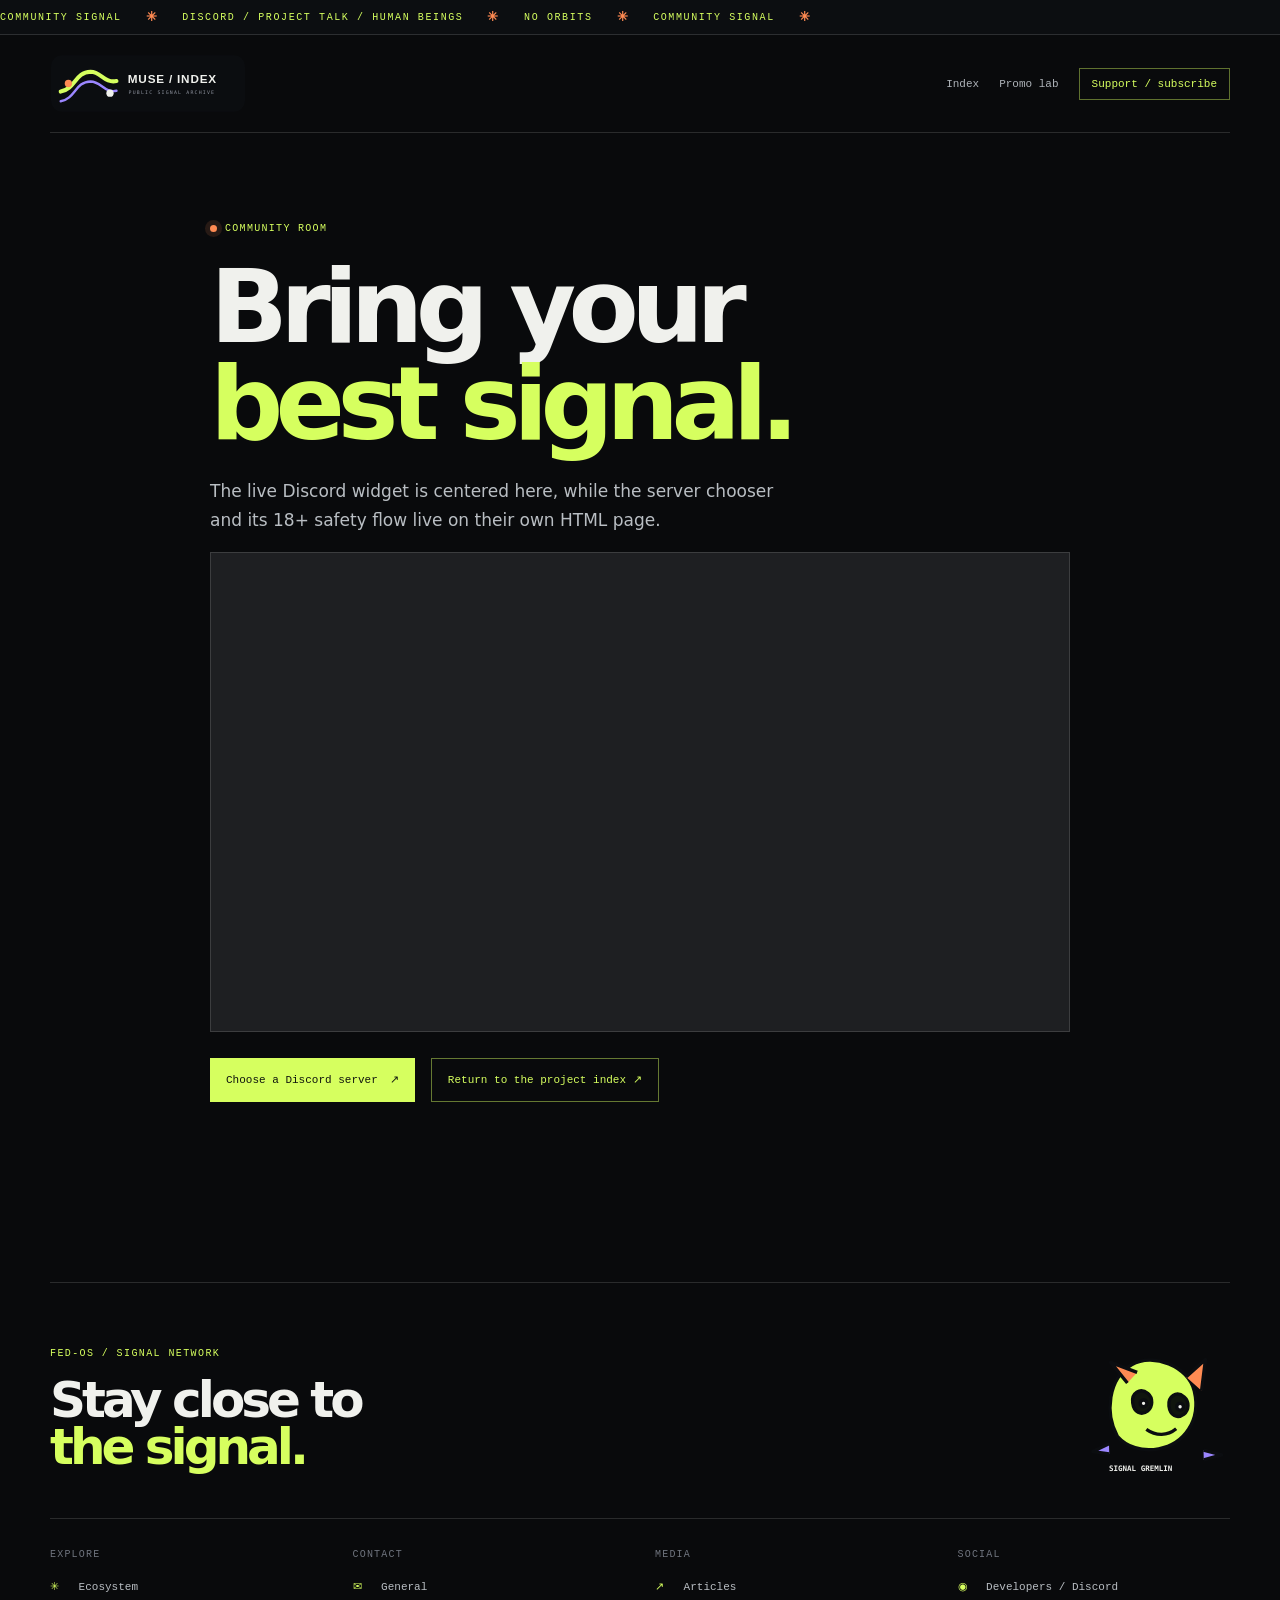
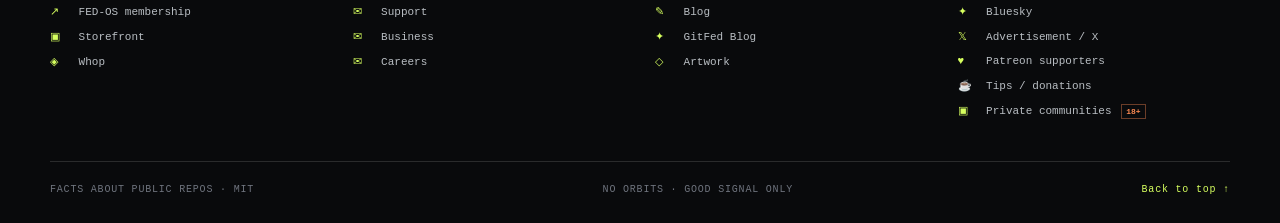
<file: community.html>
<!doctype html><html lang="en"><head><meta charset="utf-8"><meta name="viewport" content="width=device-width,initial-scale=1"><meta name="theme-color" content="#090a0c"><link rel="icon" type="image/svg+xml" href="assets/favicon.svg"><title>Community — Muse / Index</title><link rel="stylesheet" href="styles.css"></head><body><div class="ticker"><div class="ticker-track"><span>COMMUNITY SIGNAL</span><b>✳</b><span>DISCORD / PROJECT TALK / HUMAN BEINGS</span><b>✳</b><span>NO ORBITS</span><b>✳</b><span>COMMUNITY SIGNAL</span><b>✳</b></div></div><header class="site-header shell"><a class="brand" href="index.html"><img src="assets/logo-muse-index.svg" alt="Muse Index symbol logo"></a><nav><a href="index.html">Index</a><a href="promo.html">Promo lab</a><a class="nav-cta" href="support.html">Support / subscribe</a></nav></header><main class="shell community-page"><div class="eyebrow"><span class="pulse"></span> Community room</div><h1>Bring your<br><em>best signal.</em></h1><p class="hero-copy">The live Discord widget is centered here, while the server chooser and its 18+ safety flow live on their own HTML page.</p><div class="discord-frame"><iframe src="https://discord.com/widget?id=1400235929154879490&theme=dark" title="Muse Index Discord community" width="350" height="500" allowtransparency="true" frameborder="0" sandbox="allow-popups allow-popups-to-escape-sandbox allow-same-origin allow-scripts"></iframe></div><div class="promo-actions"><a class="primary" href="discord.html">Choose a Discord server <span>↗</span></a><a class="outline" href="index.html">Return to the project index ↗</a></div></main><footer class="fed-footer shell" id="fed-footer"><div class="fed-footer-top"><div><div class="footer-kicker">FED-OS / signal network</div><h2>Stay close to<br><em>the signal.</em></h2></div><img class="footer-gremlin" src="assets/signal-gremlin.svg" alt="Signal Gremlin mascot"></div><div class="footer-grid"><section><h3>Explore</h3><a href="https://www.fedpromptly.org" target="_blank" rel="noopener noreferrer"><span>✳</span> Ecosystem</a><a href="https://www.fedpromptly.com/aid" target="_blank" rel="noopener noreferrer"><span>↗</span> FED-OS membership</a><a href="https://www.jabburr.com/fed-os" target="_blank" rel="noopener noreferrer"><span>▣</span> Storefront</a><a href="https://whop.com/fedpromptly/" target="_blank" rel="noopener noreferrer"><span>◈</span> Whop</a></section><section><h3>Contact</h3><a href="mailto:contact@fedpromptly.com"><span>✉</span> General</a><a href="mailto:support@fedpromptly.com"><span>✉</span> Support</a><a href="mailto:business@fedpromptly.com"><span>✉</span> Business</a><a href="mailto:careers@fedpromptly.com"><span>✉</span> Careers</a></section><section><h3>Media</h3><a href="https://substack.com/@fedpromptly" target="_blank" rel="noopener noreferrer"><span>↗</span> Articles</a><a href="https://fedpromptly.wordpress.com/" target="_blank" rel="noopener noreferrer"><span>✎</span> Blog</a><a href="https://gitfed.substack.com/" target="_blank" rel="noopener noreferrer"><span>✦</span> GitFed Blog</a><a href="https://www.deviantart.com/fedpromptly" target="_blank" rel="noopener noreferrer"><span>◇</span> Artwork</a></section><section><h3>Social</h3><a href="https://discord.gg/Jm4XStx4Pf" target="_blank" rel="noopener noreferrer"><span>◉</span> Developers / Discord</a><a href="https://bsky.app/profile/fed-os.bsky.social" target="_blank" rel="noopener noreferrer"><span>✦</span> Bluesky</a><a href="https://x.com/Fedpromptly" target="_blank" rel="noopener noreferrer"><span>𝕏</span> Advertisement / X</a><a href="https://www.patreon.com/c/FEDpromptly" target="_blank" rel="noopener noreferrer"><span>♥</span> Patreon supporters</a><a href="https://buymeacoffee.com/fedpromptly" target="_blank" rel="noopener noreferrer"><span>☕</span> Tips / donations</a><a href="private-communities.html"><span>▣</span> Private communities <b class="footer-lock">18+</b></a></section></div><div class="footer-bottom"><span>FACTS ABOUT PUBLIC REPOS · MIT</span><span>NO ORBITS · GOOD SIGNAL ONLY</span><a href="index.html#top">Back to top ↑</a></div></footer></body></html>
</file>
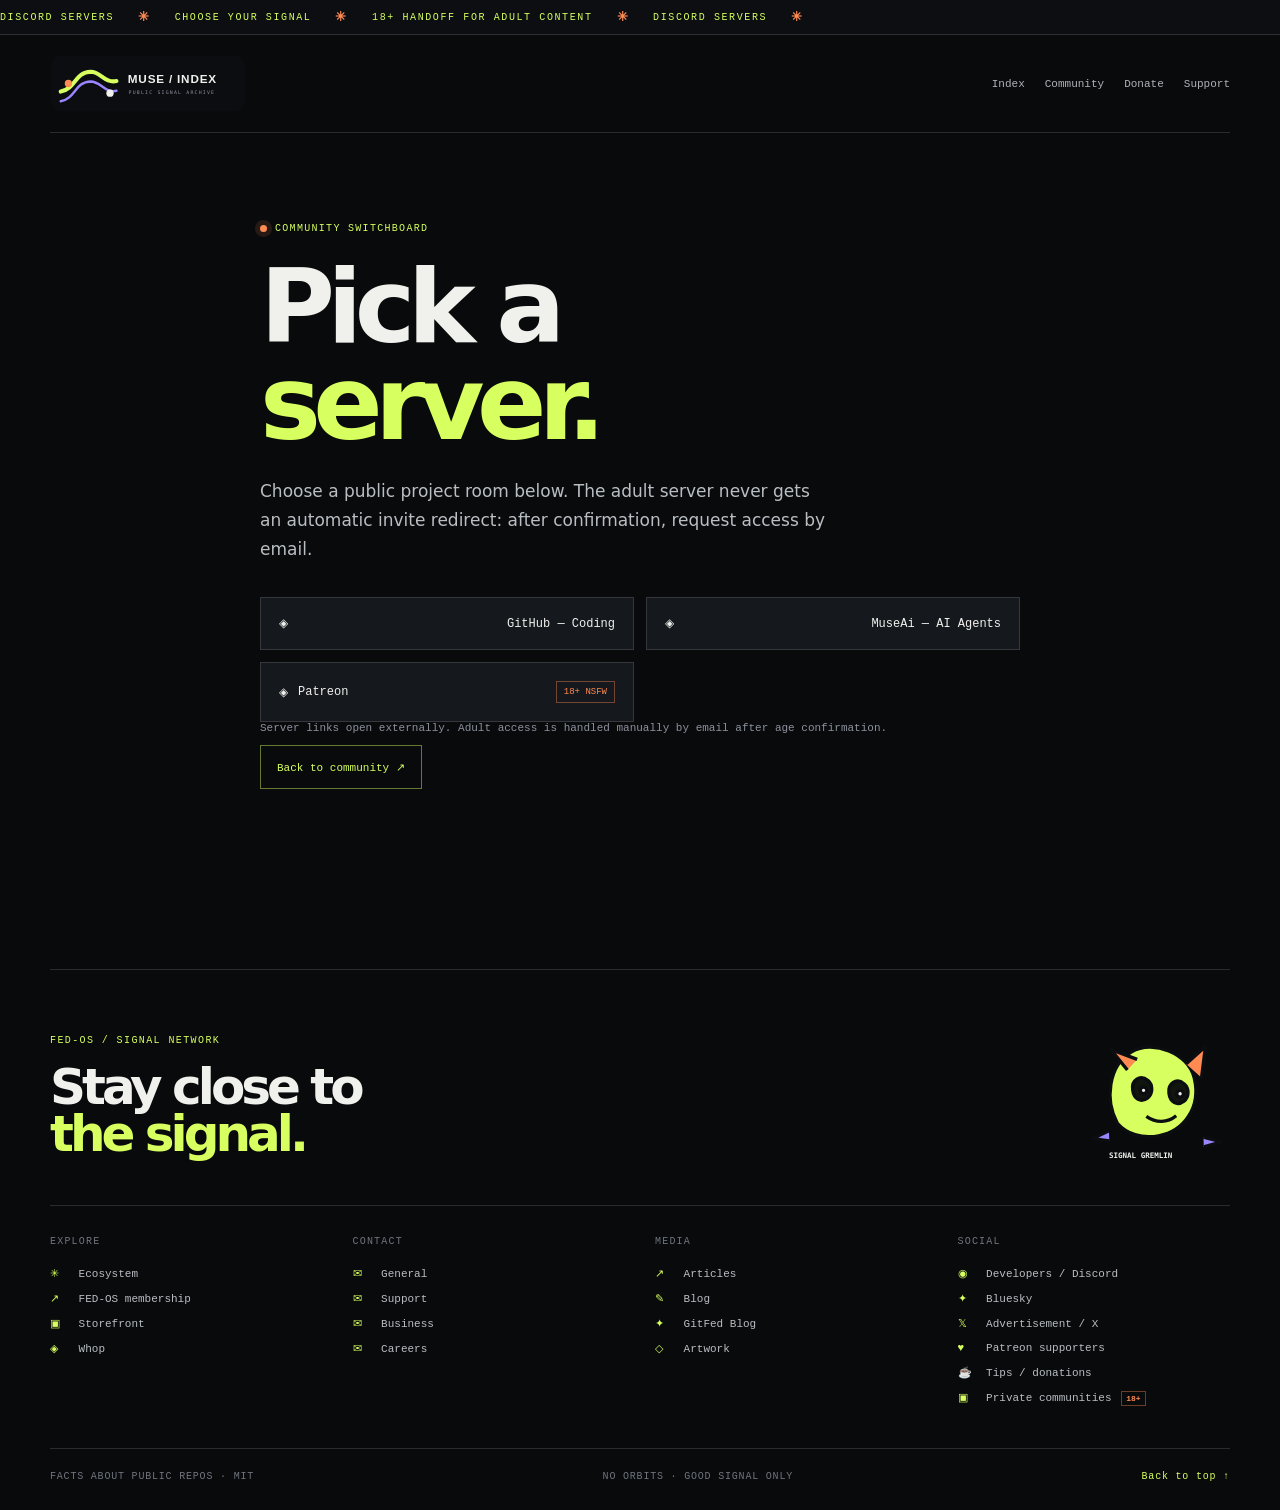
<file: discord.html>
<!doctype html><html lang="en"><head><meta charset="utf-8"><meta name="viewport" content="width=device-width,initial-scale=1"><meta name="theme-color" content="#1e1f22"><link rel="icon" type="image/svg+xml" href="assets/favicon.svg"><title>Discord Servers — Muse / Index</title><link rel="stylesheet" href="styles.css"></head><body><div class="ticker"><div class="ticker-track"><span>DISCORD SERVERS</span><b>✳</b><span>CHOOSE YOUR SIGNAL</span><b>✳</b><span>18+ HANDOFF FOR ADULT CONTENT</span><b>✳</b><span>DISCORD SERVERS</span><b>✳</b></div></div><header class="site-header shell"><a class="brand" href="index.html"><img src="assets/logo-muse-index.svg" alt="Muse Index symbol logo"></a><nav><a href="index.html">Index</a><a href="community.html">Community</a><a href="donate.html">Donate</a><a href="support.html">Support</a></nav></header><main class="shell discord-page"><div class="eyebrow"><span class="pulse"></span> Community switchboard</div><h1>Pick a<br><em>server.</em></h1><p class="hero-copy">Choose a public project room below. The adult server never gets an automatic invite redirect: after confirmation, request access by email.</p><div class="discord-buttons"><a class="discord-btn github" href="https://discord.com/invite/Jm4XStx4Pf" target="_blank" rel="noopener noreferrer"><span>◈</span> GitHub — Coding</a><a class="discord-btn museai" href="https://discord.com/invite/dPPdvYys2a" target="_blank" rel="noopener noreferrer"><span>◈</span> MuseAi — AI Agents</a><button class="discord-btn nsfw" id="nsfw-btn" type="button"><span>◈</span> Patreon <span class="tag">18+ NSFW</span></button></div><p class="discord-note">Server links open externally. Adult access is handled manually by email after age confirmation.</p><a class="outline" href="community.html">Back to community ↗</a></main><div class="discord-age" id="discord-age" aria-hidden="true"><div class="discord-dialog" role="dialog" aria-modal="true" aria-labelledby="discord-age-title"><button class="modal-close" id="discord-close" aria-label="Close age verification">×</button><div class="eyebrow">Age verification required</div><h2 id="discord-age-title">Adult server<br><em>request.</em></h2><p>The Patreon server contains adult 18+ / NSFW content. We will not redirect you to an invite from this page.</p><label class="discord-verify"><input type="checkbox" id="discord-check"><span>I confirm I am 18 or older and consent to requesting access to adult content.</span></label><div class="discord-gate-actions"><button class="confirm" id="discord-confirm" disabled>Continue to email request</button><button class="cancel" id="discord-cancel">Cancel</button></div></div></div><script>const gate=document.querySelector('#discord-age'),openBtn=document.querySelector('#nsfw-btn'),closeBtn=document.querySelector('#discord-close'),cancel=document.querySelector('#discord-cancel'),check=document.querySelector('#discord-check'),confirm=document.querySelector('#discord-confirm');function closeGate(){gate.classList.remove('open');gate.setAttribute('aria-hidden','true');check.checked=false;confirm.disabled=true}openBtn.onclick=()=>{gate.classList.add('open');gate.setAttribute('aria-hidden','false');check.focus()};closeBtn.onclick=closeGate;cancel.onclick=closeGate;gate.onclick=e=>{if(e.target===gate)closeGate()};check.onchange=()=>confirm.disabled=!check.checked;confirm.onclick=()=>{if(!check.checked)return;location.href='mailto:museai@fedpromptly.com?subject=18%2B%20Discord%20access%20request&body=I%20confirm%20I%20am%2018%2B%20and%20would%20like%20the%20adult%20Discord%20access%20link.'};</script><footer class="fed-footer shell" id="fed-footer"><div class="fed-footer-top"><div><div class="footer-kicker">FED-OS / signal network</div><h2>Stay close to<br><em>the signal.</em></h2></div><img class="footer-gremlin" src="assets/signal-gremlin.svg" alt="Signal Gremlin mascot"></div><div class="footer-grid"><section><h3>Explore</h3><a href="https://www.fedpromptly.org" target="_blank" rel="noopener noreferrer"><span>✳</span> Ecosystem</a><a href="https://www.fedpromptly.com/aid" target="_blank" rel="noopener noreferrer"><span>↗</span> FED-OS membership</a><a href="https://www.jabburr.com/fed-os" target="_blank" rel="noopener noreferrer"><span>▣</span> Storefront</a><a href="https://whop.com/fedpromptly/" target="_blank" rel="noopener noreferrer"><span>◈</span> Whop</a></section><section><h3>Contact</h3><a href="mailto:contact@fedpromptly.com"><span>✉</span> General</a><a href="mailto:support@fedpromptly.com"><span>✉</span> Support</a><a href="mailto:business@fedpromptly.com"><span>✉</span> Business</a><a href="mailto:careers@fedpromptly.com"><span>✉</span> Careers</a></section><section><h3>Media</h3><a href="https://substack.com/@fedpromptly" target="_blank" rel="noopener noreferrer"><span>↗</span> Articles</a><a href="https://fedpromptly.wordpress.com/" target="_blank" rel="noopener noreferrer"><span>✎</span> Blog</a><a href="https://gitfed.substack.com/" target="_blank" rel="noopener noreferrer"><span>✦</span> GitFed Blog</a><a href="https://www.deviantart.com/fedpromptly" target="_blank" rel="noopener noreferrer"><span>◇</span> Artwork</a></section><section><h3>Social</h3><a href="https://discord.gg/Jm4XStx4Pf" target="_blank" rel="noopener noreferrer"><span>◉</span> Developers / Discord</a><a href="https://bsky.app/profile/fed-os.bsky.social" target="_blank" rel="noopener noreferrer"><span>✦</span> Bluesky</a><a href="https://x.com/Fedpromptly" target="_blank" rel="noopener noreferrer"><span>𝕏</span> Advertisement / X</a><a href="https://www.patreon.com/c/FEDpromptly" target="_blank" rel="noopener noreferrer"><span>♥</span> Patreon supporters</a><a href="https://buymeacoffee.com/fedpromptly" target="_blank" rel="noopener noreferrer"><span>☕</span> Tips / donations</a><a href="private-communities.html"><span>▣</span> Private communities <b class="footer-lock">18+</b></a></section></div><div class="footer-bottom"><span>FACTS ABOUT PUBLIC REPOS · MIT</span><span>NO ORBITS · GOOD SIGNAL ONLY</span><a href="index.html#top">Back to top ↑</a></div></footer></body></html>
</file>
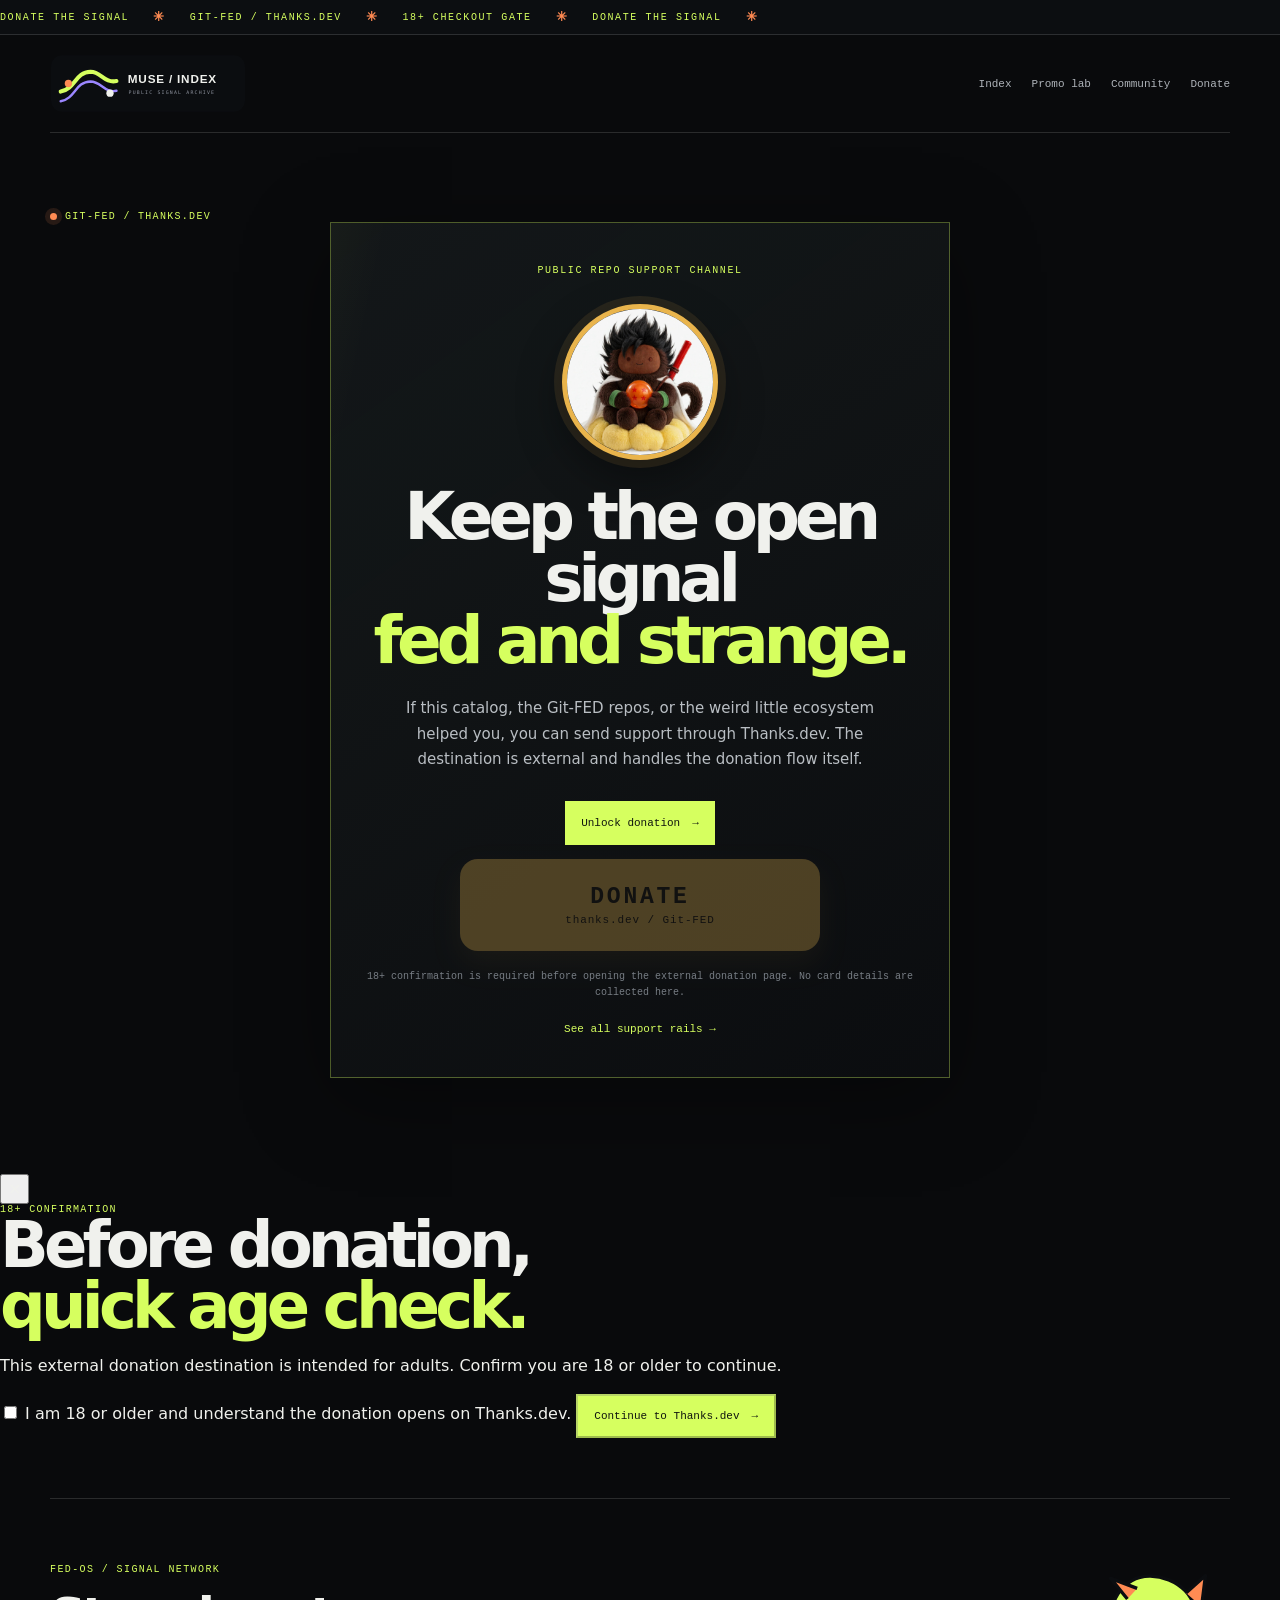
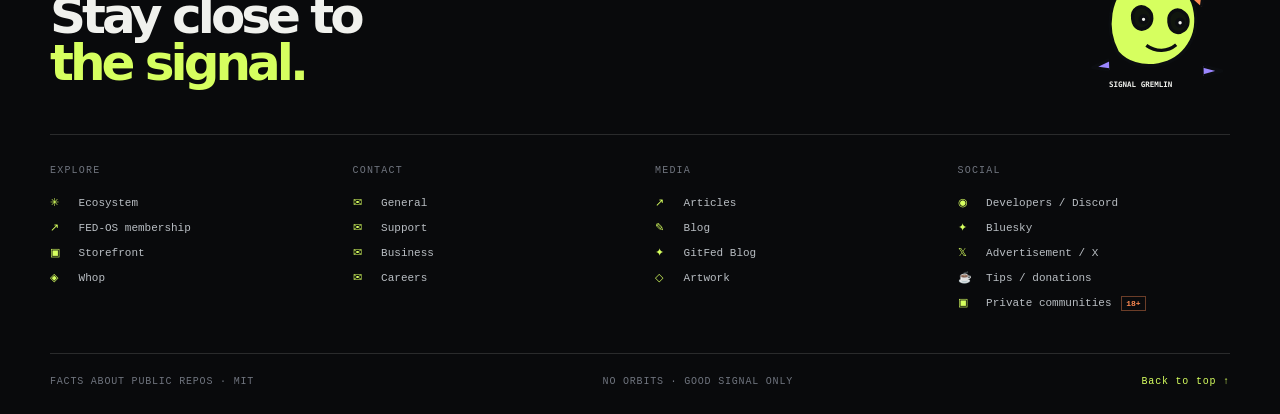
<file: donate.html>
<!doctype html>
<html lang="en">
<head>
  <meta charset="utf-8">
  <meta name="viewport" content="width=device-width,initial-scale=1">
  <meta name="theme-color" content="#090a0c">
  <link rel="icon" type="image/svg+xml" href="assets/favicon.svg">
  <link rel="stylesheet" href="styles.css">
  <title>Donate to Git-FED — Thanks.dev</title>
</head>
<body>
  <div class="ticker"><div class="ticker-track"><span>DONATE THE SIGNAL</span><b>✳</b><span>GIT-FED / THANKS.DEV</span><b>✳</b><span>18+ CHECKOUT GATE</span><b>✳</b><span>DONATE THE SIGNAL</span><b>✳</b></div></div>
  <header class="site-header shell">
    <a class="brand" href="index.html"><img src="assets/logo-muse-index.svg" alt="Muse Index symbol logo"></a>
    <nav><a href="index.html">Index</a><a href="promo.html">Promo lab</a><a href="community.html">Community</a><a href="donate.html" aria-current="page">Donate</a></nav>
  </header>

  <main class="shell donate-page">
    <div class="eyebrow"><span class="pulse"></span> Git-FED / thanks.dev</div>
    <section class="donate-card" aria-labelledby="donate-title">
      <div class="donate-signal">PUBLIC REPO SUPPORT CHANNEL</div>
      <img class="donate-avatar" src="assets/git-fed-avatar.jpg" alt="Git-FED's Muse avatar — a dark brown furry character with spiky black hair, holding an orange four-star ball, sitting on a yellow cloud">
      <h1 id="donate-title">Keep the open signal<br><em>fed and strange.</em></h1>
      <p class="donate-copy">If this catalog, the Git-FED repos, or the weird little ecosystem helped you, you can send support through Thanks.dev. The destination is external and handles the donation flow itself.</p>
      <button class="primary donate-unlock" id="donate-unlock">Unlock donation <span>→</span></button>
      <a class="donate-cta" id="donate-cta" href="https://thanks.dev/d/gh/git-fed/dependencies" target="_blank" rel="noopener noreferrer" aria-disabled="true">
        <span class="donate-main">DONATE</span><span class="donate-sub">thanks.dev / Git-FED</span>
      </a>
      <p class="donate-note">18+ confirmation is required before opening the external donation page. No card details are collected here.</p>
      <a class="text-link" href="support.html">See all support rails →</a>
    </section>
  </main>

  <div class="age-modal" id="donate-modal" aria-hidden="true">
    <div class="age-dialog" role="dialog" aria-modal="true" aria-labelledby="donate-age-title">
      <button class="modal-close" id="donate-close" aria-label="Close age confirmation">×</button>
      <div class="eyebrow">18+ confirmation</div>
      <h2 id="donate-age-title">Before donation,<br><em>quick age check.</em></h2>
      <p>This external donation destination is intended for adults. Confirm you are 18 or older to continue.</p>
      <label class="check"><input type="checkbox" id="donate-age-check"> <span>I am 18 or older and understand the donation opens on Thanks.dev.</span></label>
      <button class="primary" id="donate-confirm" disabled>Continue to Thanks.dev <span>→</span></button>
    </div>
  </div>

  <footer class="fed-footer shell" id="fed-footer">
    <div class="fed-footer-top"><div><div class="footer-kicker">FED-OS / signal network</div><h2>Stay close to<br><em>the signal.</em></h2></div><img class="footer-gremlin" src="assets/signal-gremlin.svg" alt="Signal Gremlin mascot"></div>
    <div class="footer-grid">
      <section><h3>Explore</h3><a href="https://www.fedpromptly.org" target="_blank" rel="noopener noreferrer"><span>✳</span> Ecosystem</a><a href="https://www.fedpromptly.com/aid" target="_blank" rel="noopener noreferrer"><span>↗</span> FED-OS membership</a><a href="https://www.jabburr.com/fed-os" target="_blank" rel="noopener noreferrer"><span>▣</span> Storefront</a><a href="https://whop.com/fedpromptly/" target="_blank" rel="noopener noreferrer"><span>◈</span> Whop</a></section>
      <section><h3>Contact</h3><a href="mailto:contact@fedpromptly.com"><span>✉</span> General</a><a href="mailto:support@fedpromptly.com"><span>✉</span> Support</a><a href="mailto:business@fedpromptly.com"><span>✉</span> Business</a><a href="mailto:careers@fedpromptly.com"><span>✉</span> Careers</a></section>
      <section><h3>Media</h3><a href="https://substack.com/@fedpromptly" target="_blank" rel="noopener noreferrer"><span>↗</span> Articles</a><a href="https://fedpromptly.wordpress.com/" target="_blank" rel="noopener noreferrer"><span>✎</span> Blog</a><a href="https://gitfed.substack.com/" target="_blank" rel="noopener noreferrer"><span>✦</span> GitFed Blog</a><a href="https://www.deviantart.com/fedpromptly" target="_blank" rel="noopener noreferrer"><span>◇</span> Artwork</a></section>
      <section><h3>Social</h3><a href="https://discord.gg/Jm4XStx4Pf" target="_blank" rel="noopener noreferrer"><span>◉</span> Developers / Discord</a><a href="https://bsky.app/profile/fed-os.bsky.social" target="_blank" rel="noopener noreferrer"><span>✦</span> Bluesky</a><a href="https://x.com/Fedpromptly" target="_blank" rel="noopener noreferrer"><span>𝕏</span> Advertisement / X</a><a href="https://www.buymeacoffee.com/fedpromptly" target="_blank" rel="noopener noreferrer"><span>☕</span> Tips / donations</a><a href="private-communities.html"><span>▣</span> Private communities <b class="footer-lock">18+</b></a></section>
    </div>
    <div class="footer-bottom"><span>FACTS ABOUT PUBLIC REPOS · MIT</span><span>NO ORBITS · GOOD SIGNAL ONLY</span><a href="index.html#top">Back to top ↑</a></div>
  </footer>

  <script>
    const modal = document.querySelector('#donate-modal');
    const check = document.querySelector('#donate-age-check');
    const confirm = document.querySelector('#donate-confirm');
    const close = document.querySelector('#donate-close');
    const unlock = document.querySelector('#donate-unlock');
    const cta = document.querySelector('#donate-cta');
    unlock.onclick = () => { modal.classList.add('open'); modal.setAttribute('aria-hidden', 'false'); check.focus(); };
    check.onchange = () => { confirm.disabled = !check.checked; };
    close.onclick = () => { modal.classList.remove('open'); modal.setAttribute('aria-hidden', 'true'); };
    modal.onclick = event => { if (event.target === modal) close.onclick(); };
    confirm.onclick = () => {
      if (!check.checked) return;
      modal.classList.remove('open'); modal.setAttribute('aria-hidden', 'true');
      cta.setAttribute('aria-disabled', 'false'); cta.classList.add('is-unlocked'); cta.focus();
    };
    cta.addEventListener('click', event => { if (cta.getAttribute('aria-disabled') !== 'false') { event.preventDefault(); unlock.click(); } });
  </script>
</body>
</html>
</file>
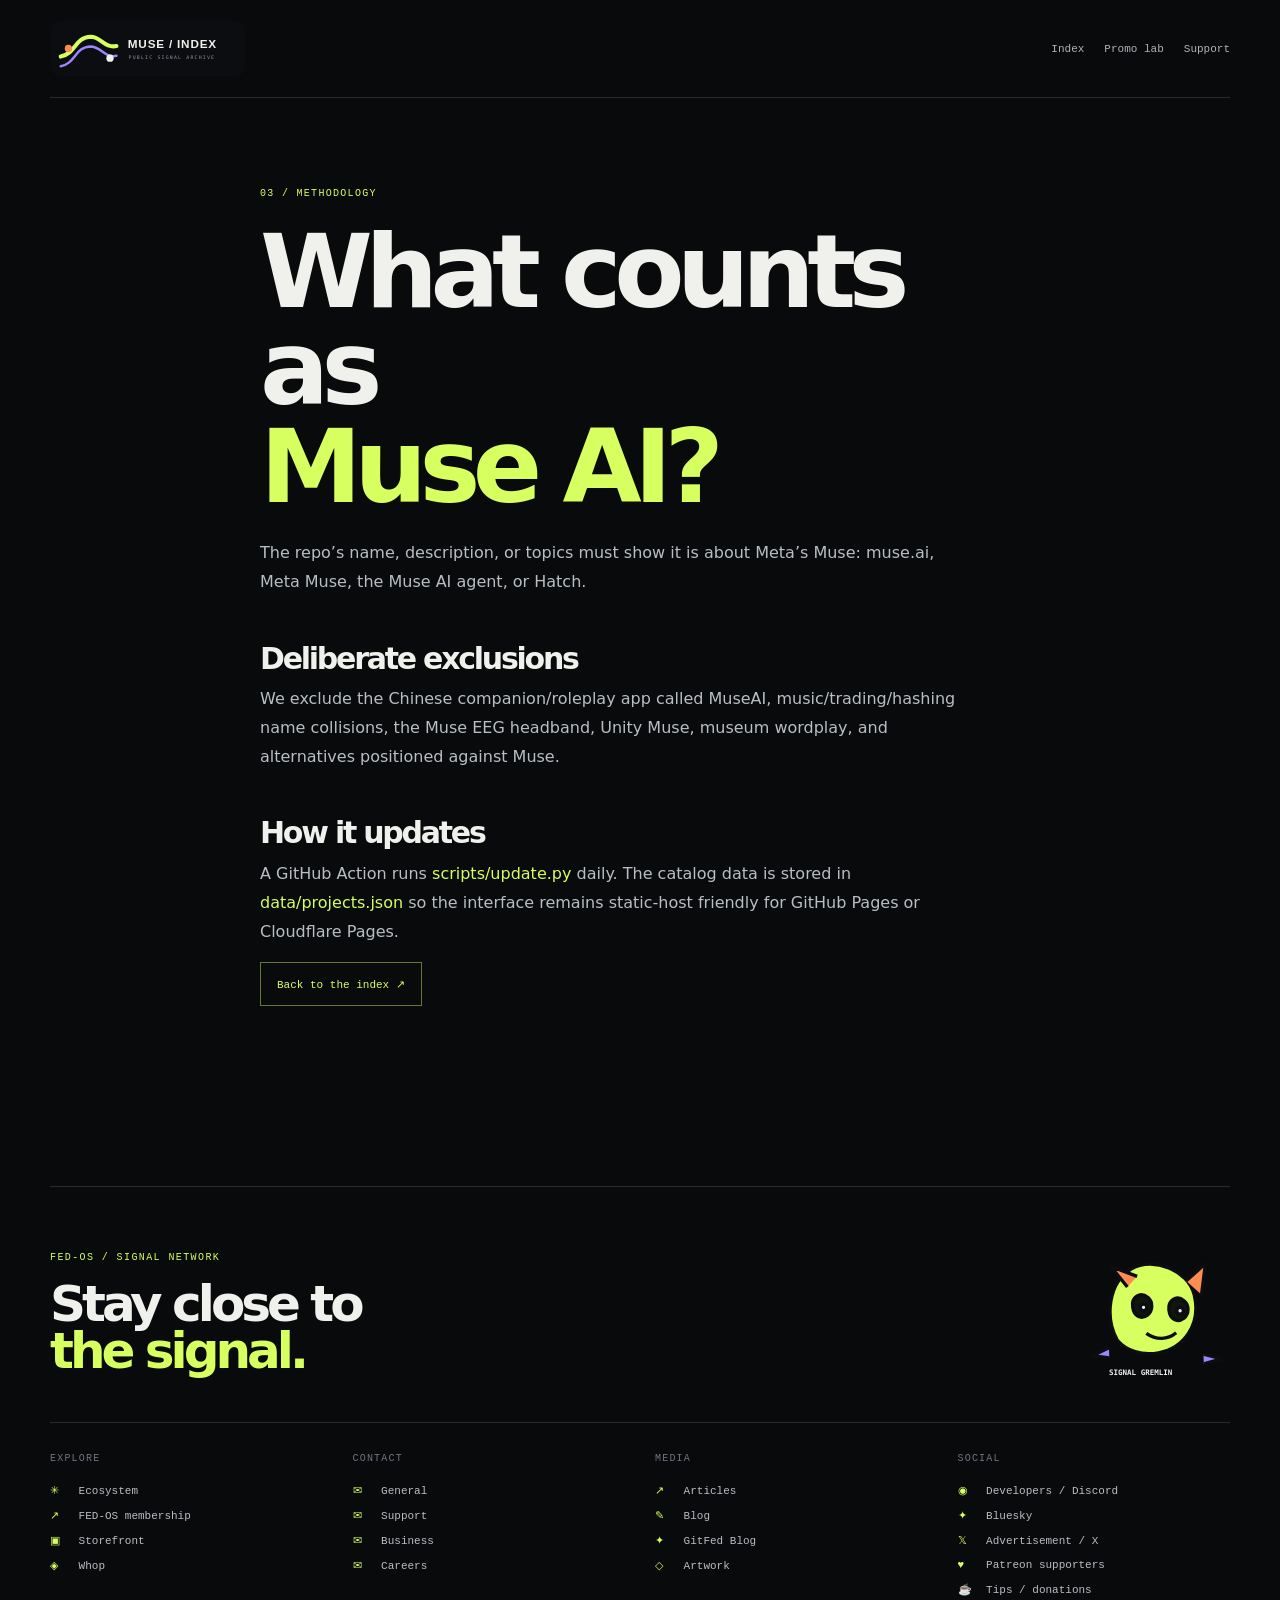
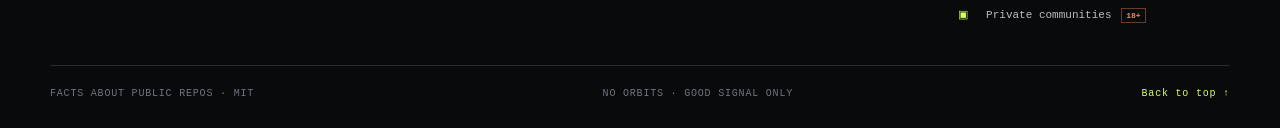
<file: method.html>
<!doctype html><html lang="en"><head><meta charset="utf-8"><meta name="viewport" content="width=device-width,initial-scale=1"><link rel="icon" type="image/svg+xml" href="assets/favicon.svg"><title>Methodology — Muse / Index</title><link rel="stylesheet" href="styles.css"></head><body><header class="site-header shell"><a class="brand" href="index.html"><img src="assets/logo-muse-index.svg" alt="Muse Index symbol logo"></a><nav><a href="index.html">Index</a><a href="promo.html">Promo lab</a><a href="support.html">Support</a></nav></header><main class="shell prose-page"><div class="eyebrow">03 / Methodology</div><h1>What counts as<br><em>Muse AI?</em></h1><p>The repo’s name, description, or topics must show it is about Meta’s Muse: muse.ai, Meta Muse, the Muse AI agent, or Hatch.</p><h2>Deliberate exclusions</h2><p>We exclude the Chinese companion/roleplay app called MuseAI, music/trading/hashing name collisions, the Muse EEG headband, Unity Muse, museum wordplay, and alternatives positioned against Muse.</p><h2>How it updates</h2><p>A GitHub Action runs <code>scripts/update.py</code> daily. The catalog data is stored in <code>data/projects.json</code> so the interface remains static-host friendly for GitHub Pages or Cloudflare Pages.</p><a class="outline" href="index.html">Back to the index ↗</a></main><footer class="fed-footer shell" id="fed-footer"><div class="fed-footer-top"><div><div class="footer-kicker">FED-OS / signal network</div><h2>Stay close to<br><em>the signal.</em></h2></div><img class="footer-gremlin" src="assets/signal-gremlin.svg" alt="Signal Gremlin mascot"></div><div class="footer-grid"><section><h3>Explore</h3><a href="https://www.fedpromptly.org" target="_blank" rel="noopener noreferrer"><span>✳</span> Ecosystem</a><a href="https://www.fedpromptly.com/aid" target="_blank" rel="noopener noreferrer"><span>↗</span> FED-OS membership</a><a href="https://www.jabburr.com/fed-os" target="_blank" rel="noopener noreferrer"><span>▣</span> Storefront</a><a href="https://whop.com/fedpromptly/" target="_blank" rel="noopener noreferrer"><span>◈</span> Whop</a></section><section><h3>Contact</h3><a href="mailto:contact@fedpromptly.com"><span>✉</span> General</a><a href="mailto:support@fedpromptly.com"><span>✉</span> Support</a><a href="mailto:business@fedpromptly.com"><span>✉</span> Business</a><a href="mailto:careers@fedpromptly.com"><span>✉</span> Careers</a></section><section><h3>Media</h3><a href="https://substack.com/@fedpromptly" target="_blank" rel="noopener noreferrer"><span>↗</span> Articles</a><a href="https://fedpromptly.wordpress.com/" target="_blank" rel="noopener noreferrer"><span>✎</span> Blog</a><a href="https://gitfed.substack.com/" target="_blank" rel="noopener noreferrer"><span>✦</span> GitFed Blog</a><a href="https://www.deviantart.com/fedpromptly" target="_blank" rel="noopener noreferrer"><span>◇</span> Artwork</a></section><section><h3>Social</h3><a href="https://discord.gg/Jm4XStx4Pf" target="_blank" rel="noopener noreferrer"><span>◉</span> Developers / Discord</a><a href="https://bsky.app/profile/fed-os.bsky.social" target="_blank" rel="noopener noreferrer"><span>✦</span> Bluesky</a><a href="https://x.com/Fedpromptly" target="_blank" rel="noopener noreferrer"><span>𝕏</span> Advertisement / X</a><a href="https://www.patreon.com/c/FEDpromptly" target="_blank" rel="noopener noreferrer"><span>♥</span> Patreon supporters</a><a href="https://buymeacoffee.com/fedpromptly" target="_blank" rel="noopener noreferrer"><span>☕</span> Tips / donations</a><a href="private-communities.html"><span>▣</span> Private communities <b class="footer-lock">18+</b></a></section></div><div class="footer-bottom"><span>FACTS ABOUT PUBLIC REPOS · MIT</span><span>NO ORBITS · GOOD SIGNAL ONLY</span><a href="index.html#top">Back to top ↑</a></div></footer></body></html>
</file>
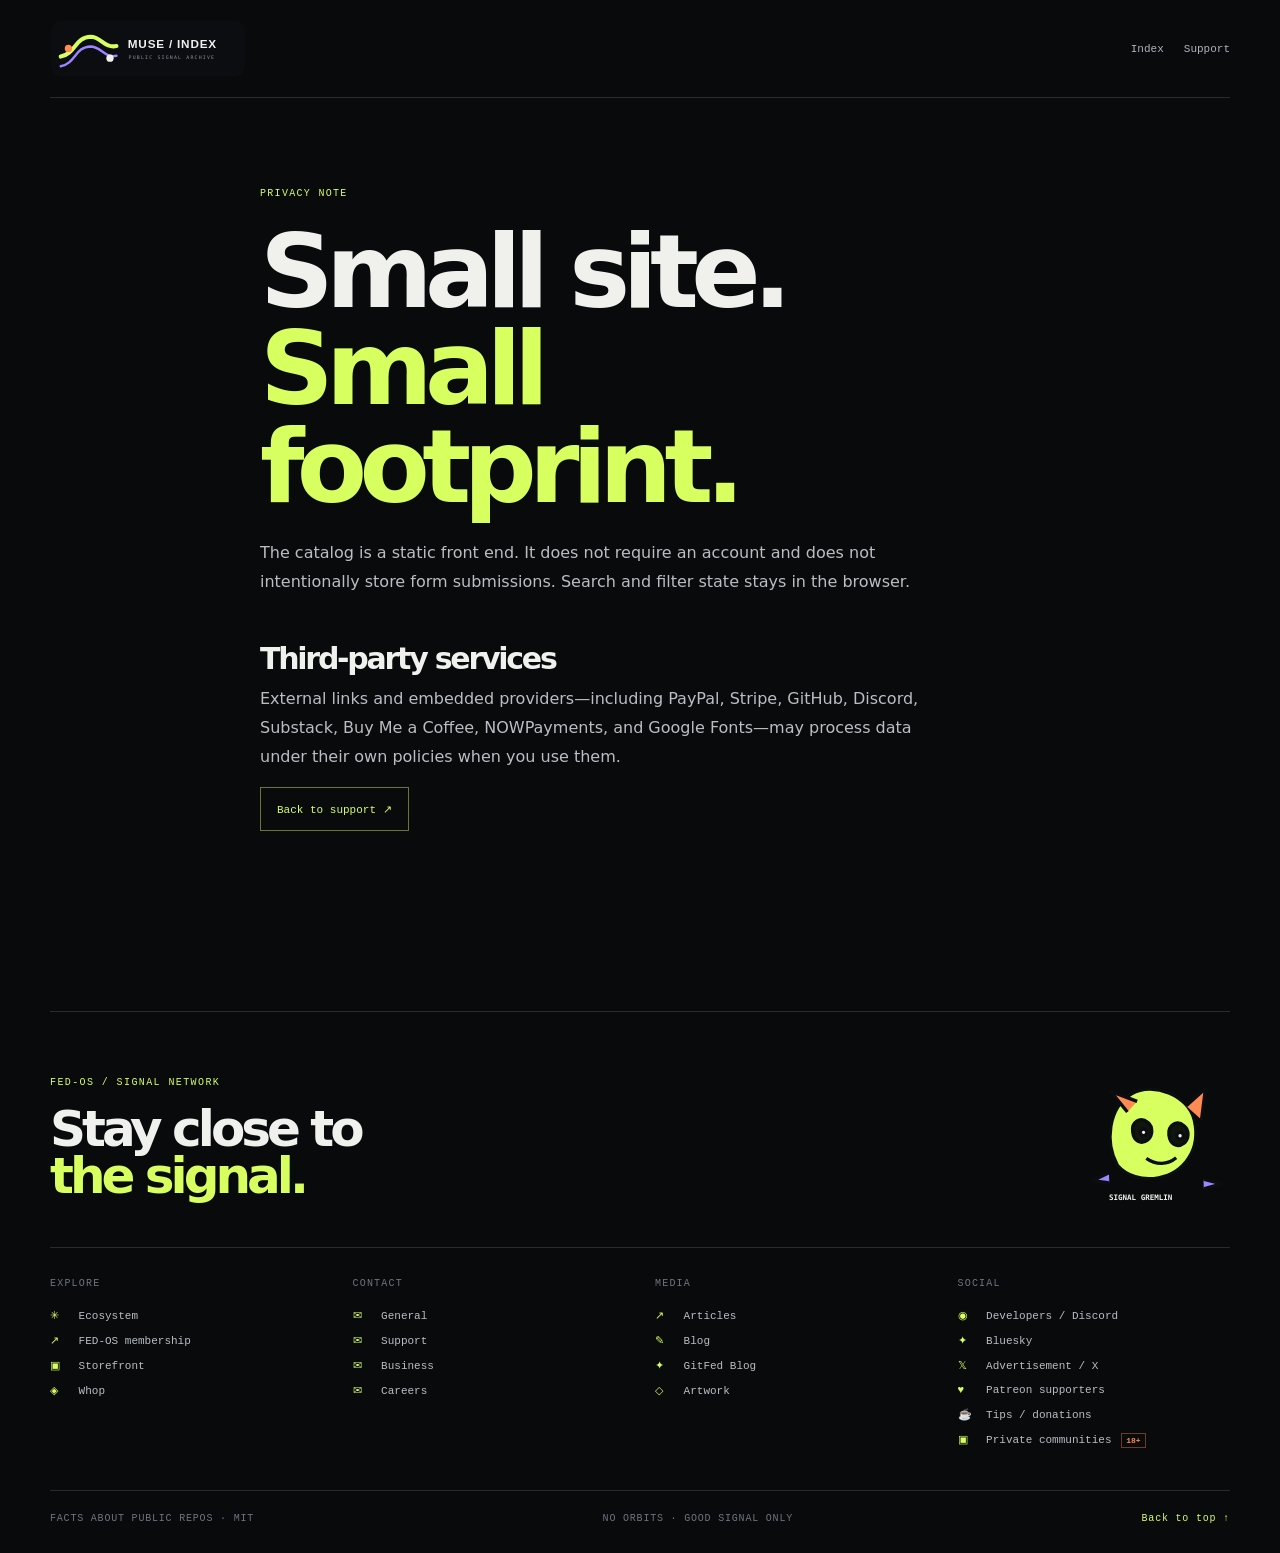
<file: privacy.html>
<!doctype html><html lang="en"><head><meta charset="utf-8"><meta name="viewport" content="width=device-width,initial-scale=1"><link rel="icon" type="image/svg+xml" href="assets/favicon.svg"><title>Privacy — Muse / Index</title><link rel="stylesheet" href="styles.css"></head><body><header class="site-header shell"><a class="brand" href="index.html"><img src="assets/logo-muse-index.svg" alt="Muse Index symbol logo"></a><nav><a href="index.html">Index</a><a href="support.html">Support</a></nav></header><main class="shell prose-page"><div class="eyebrow">Privacy note</div><h1>Small site.<br><em>Small footprint.</em></h1><p>The catalog is a static front end. It does not require an account and does not intentionally store form submissions. Search and filter state stays in the browser.</p><h2>Third-party services</h2><p>External links and embedded providers—including PayPal, Stripe, GitHub, Discord, Substack, Buy Me a Coffee, NOWPayments, and Google Fonts—may process data under their own policies when you use them.</p><a class="outline" href="support.html">Back to support ↗</a></main><footer class="fed-footer shell" id="fed-footer"><div class="fed-footer-top"><div><div class="footer-kicker">FED-OS / signal network</div><h2>Stay close to<br><em>the signal.</em></h2></div><img class="footer-gremlin" src="assets/signal-gremlin.svg" alt="Signal Gremlin mascot"></div><div class="footer-grid"><section><h3>Explore</h3><a href="https://www.fedpromptly.org" target="_blank" rel="noopener noreferrer"><span>✳</span> Ecosystem</a><a href="https://www.fedpromptly.com/aid" target="_blank" rel="noopener noreferrer"><span>↗</span> FED-OS membership</a><a href="https://www.jabburr.com/fed-os" target="_blank" rel="noopener noreferrer"><span>▣</span> Storefront</a><a href="https://whop.com/fedpromptly/" target="_blank" rel="noopener noreferrer"><span>◈</span> Whop</a></section><section><h3>Contact</h3><a href="mailto:contact@fedpromptly.com"><span>✉</span> General</a><a href="mailto:support@fedpromptly.com"><span>✉</span> Support</a><a href="mailto:business@fedpromptly.com"><span>✉</span> Business</a><a href="mailto:careers@fedpromptly.com"><span>✉</span> Careers</a></section><section><h3>Media</h3><a href="https://substack.com/@fedpromptly" target="_blank" rel="noopener noreferrer"><span>↗</span> Articles</a><a href="https://fedpromptly.wordpress.com/" target="_blank" rel="noopener noreferrer"><span>✎</span> Blog</a><a href="https://gitfed.substack.com/" target="_blank" rel="noopener noreferrer"><span>✦</span> GitFed Blog</a><a href="https://www.deviantart.com/fedpromptly" target="_blank" rel="noopener noreferrer"><span>◇</span> Artwork</a></section><section><h3>Social</h3><a href="https://discord.gg/Jm4XStx4Pf" target="_blank" rel="noopener noreferrer"><span>◉</span> Developers / Discord</a><a href="https://bsky.app/profile/fed-os.bsky.social" target="_blank" rel="noopener noreferrer"><span>✦</span> Bluesky</a><a href="https://x.com/Fedpromptly" target="_blank" rel="noopener noreferrer"><span>𝕏</span> Advertisement / X</a><a href="https://www.patreon.com/c/FEDpromptly" target="_blank" rel="noopener noreferrer"><span>♥</span> Patreon supporters</a><a href="https://buymeacoffee.com/fedpromptly" target="_blank" rel="noopener noreferrer"><span>☕</span> Tips / donations</a><a href="private-communities.html"><span>▣</span> Private communities <b class="footer-lock">18+</b></a></section></div><div class="footer-bottom"><span>FACTS ABOUT PUBLIC REPOS · MIT</span><span>NO ORBITS · GOOD SIGNAL ONLY</span><a href="index.html#top">Back to top ↑</a></div></footer></body></html>
</file>
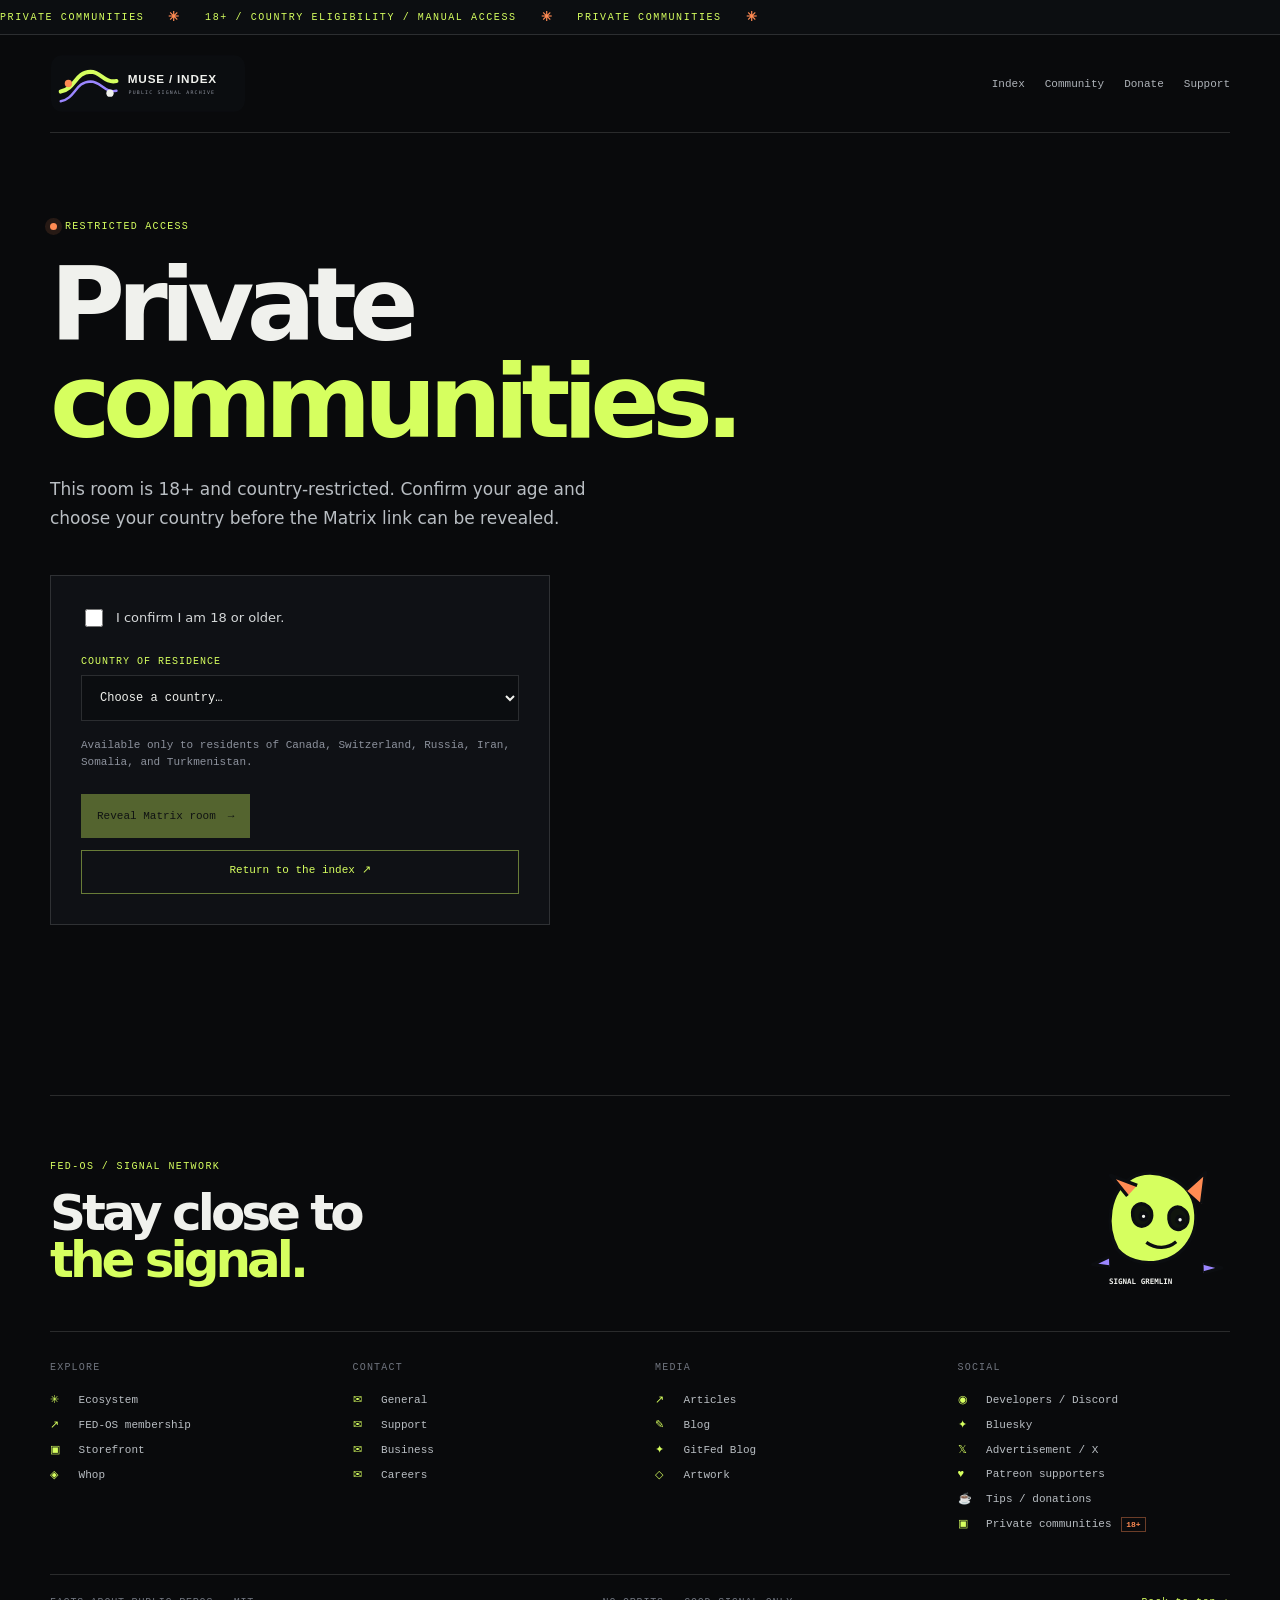
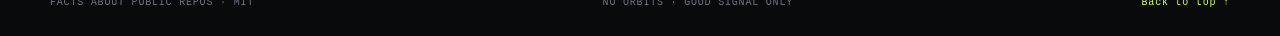
<file: private-communities.html>
<!doctype html><html lang="en"><head><meta charset="utf-8"><meta name="viewport" content="width=device-width,initial-scale=1"><meta name="theme-color" content="#090a0c"><link rel="icon" type="image/svg+xml" href="assets/favicon.svg"><title>Private Communities — FED-OS</title><link rel="stylesheet" href="styles.css"></head><body><div class="ticker"><div class="ticker-track"><span>PRIVATE COMMUNITIES</span><b>✳</b><span>18+ / COUNTRY ELIGIBILITY / MANUAL ACCESS</span><b>✳</b><span>PRIVATE COMMUNITIES</span><b>✳</b></div></div><header class="site-header shell"><a class="brand" href="index.html"><img src="assets/logo-muse-index.svg" alt="Muse Index symbol logo"></a><nav><a href="index.html">Index</a><a href="community.html">Community</a><a href="donate.html">Donate</a><a href="support.html">Support</a></nav></header><main class="shell private-page"><div class="eyebrow"><span class="pulse"></span> Restricted access</div><h1>Private<br><em>communities.</em></h1><p class="hero-copy">This room is 18+ and country-restricted. Confirm your age and choose your country before the Matrix link can be revealed.</p><div class="private-card"><label class="private-check"><input type="checkbox" id="private-age"> <span>I confirm I am 18 or older.</span></label><label for="country">Country of residence</label><select id="country"><option value="">Choose a country…</option><option>Canada</option><option>Switzerland</option><option>Russia</option><option>Iran</option><option>Somalia</option><option>Turkmenistan</option><option value="other">Other</option></select><p class="private-status" id="private-status">Available only to residents of Canada, Switzerland, Russia, Iran, Somalia, and Turkmenistan.</p><button class="primary" id="private-reveal" disabled>Reveal Matrix room <span>→</span></button><a class="outline" href="index.html">Return to the index ↗</a></div></main><script>const age=document.querySelector('#private-age'),country=document.querySelector('#country'),button=document.querySelector('#private-reveal'),status=document.querySelector('#private-status');const allowed=['Canada','Switzerland','Russia','Iran','Somalia','Turkmenistan'];function update(){const ok=age.checked&&allowed.includes(country.value);button.disabled=!ok;status.textContent=country.value==='other'?'This room is not available for the selected country.':country.value&&ok?'Eligibility confirmed. Continue to the private room.':'Available only to residents of Canada, Switzerland, Russia, Iran, Somalia, and Turkmenistan.';status.className='private-status'+(country.value==='other'?' denied':'')+(ok?' allowed':'')}age.onchange=update;country.onchange=update;button.onclick=()=>{if(age.checked&&allowed.includes(country.value))location.href='https://matrix.to/#/#fed-os:matrix.org'};</script><footer class="fed-footer shell" id="fed-footer"><div class="fed-footer-top"><div><div class="footer-kicker">FED-OS / signal network</div><h2>Stay close to<br><em>the signal.</em></h2></div><img class="footer-gremlin" src="assets/signal-gremlin.svg" alt="Signal Gremlin mascot"></div><div class="footer-grid"><section><h3>Explore</h3><a href="https://www.fedpromptly.org" target="_blank" rel="noopener noreferrer"><span>✳</span> Ecosystem</a><a href="https://www.fedpromptly.com/aid" target="_blank" rel="noopener noreferrer"><span>↗</span> FED-OS membership</a><a href="https://www.jabburr.com/fed-os" target="_blank" rel="noopener noreferrer"><span>▣</span> Storefront</a><a href="https://whop.com/fedpromptly/" target="_blank" rel="noopener noreferrer"><span>◈</span> Whop</a></section><section><h3>Contact</h3><a href="mailto:contact@fedpromptly.com"><span>✉</span> General</a><a href="mailto:support@fedpromptly.com"><span>✉</span> Support</a><a href="mailto:business@fedpromptly.com"><span>✉</span> Business</a><a href="mailto:careers@fedpromptly.com"><span>✉</span> Careers</a></section><section><h3>Media</h3><a href="https://substack.com/@fedpromptly" target="_blank" rel="noopener noreferrer"><span>↗</span> Articles</a><a href="https://fedpromptly.wordpress.com/" target="_blank" rel="noopener noreferrer"><span>✎</span> Blog</a><a href="https://gitfed.substack.com/" target="_blank" rel="noopener noreferrer"><span>✦</span> GitFed Blog</a><a href="https://www.deviantart.com/fedpromptly" target="_blank" rel="noopener noreferrer"><span>◇</span> Artwork</a></section><section><h3>Social</h3><a href="https://discord.gg/Jm4XStx4Pf" target="_blank" rel="noopener noreferrer"><span>◉</span> Developers / Discord</a><a href="https://bsky.app/profile/fed-os.bsky.social" target="_blank" rel="noopener noreferrer"><span>✦</span> Bluesky</a><a href="https://x.com/Fedpromptly" target="_blank" rel="noopener noreferrer"><span>𝕏</span> Advertisement / X</a><a href="https://www.patreon.com/c/FEDpromptly" target="_blank" rel="noopener noreferrer"><span>♥</span> Patreon supporters</a><a href="https://buymeacoffee.com/fedpromptly" target="_blank" rel="noopener noreferrer"><span>☕</span> Tips / donations</a><a href="private-communities.html"><span>▣</span> Private communities <b class="footer-lock">18+</b></a></section></div><div class="footer-bottom"><span>FACTS ABOUT PUBLIC REPOS · MIT</span><span>NO ORBITS · GOOD SIGNAL ONLY</span><a href="index.html#top">Back to top ↑</a></div></footer></body></html>
</file>
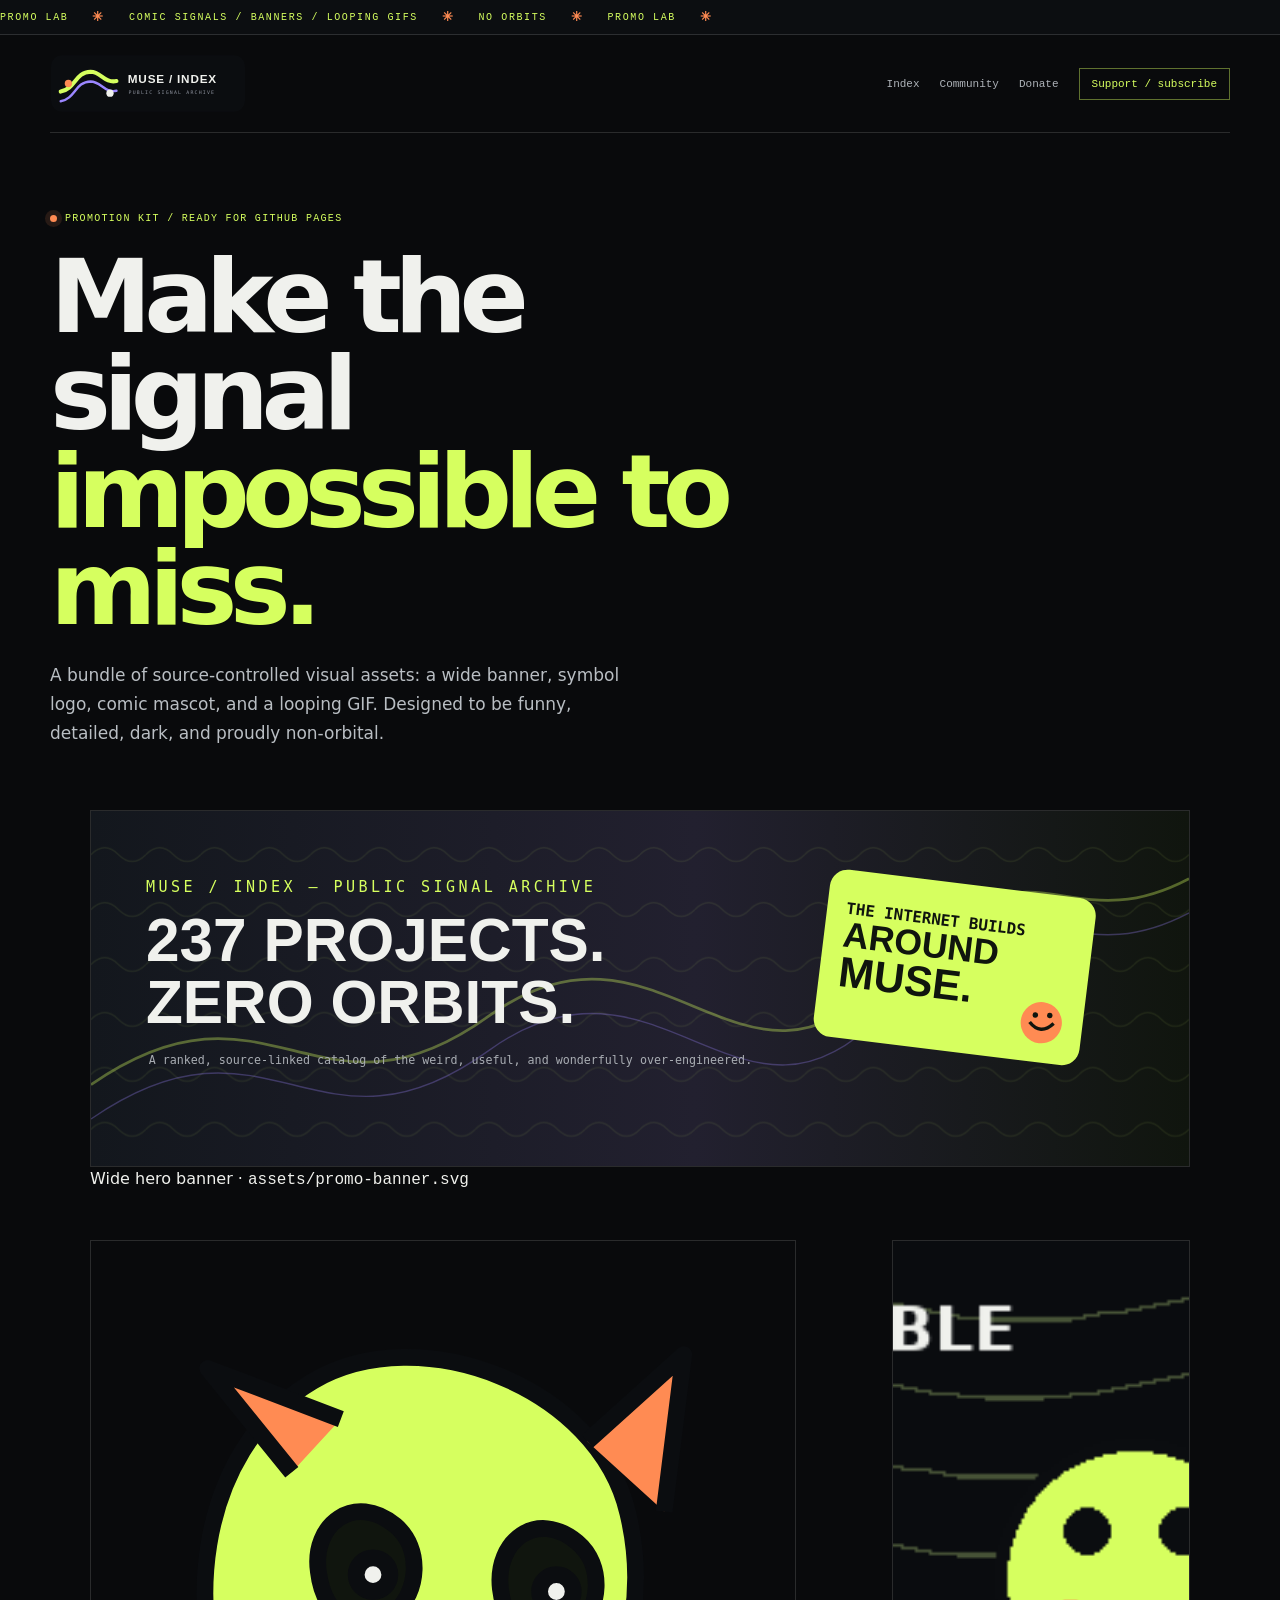
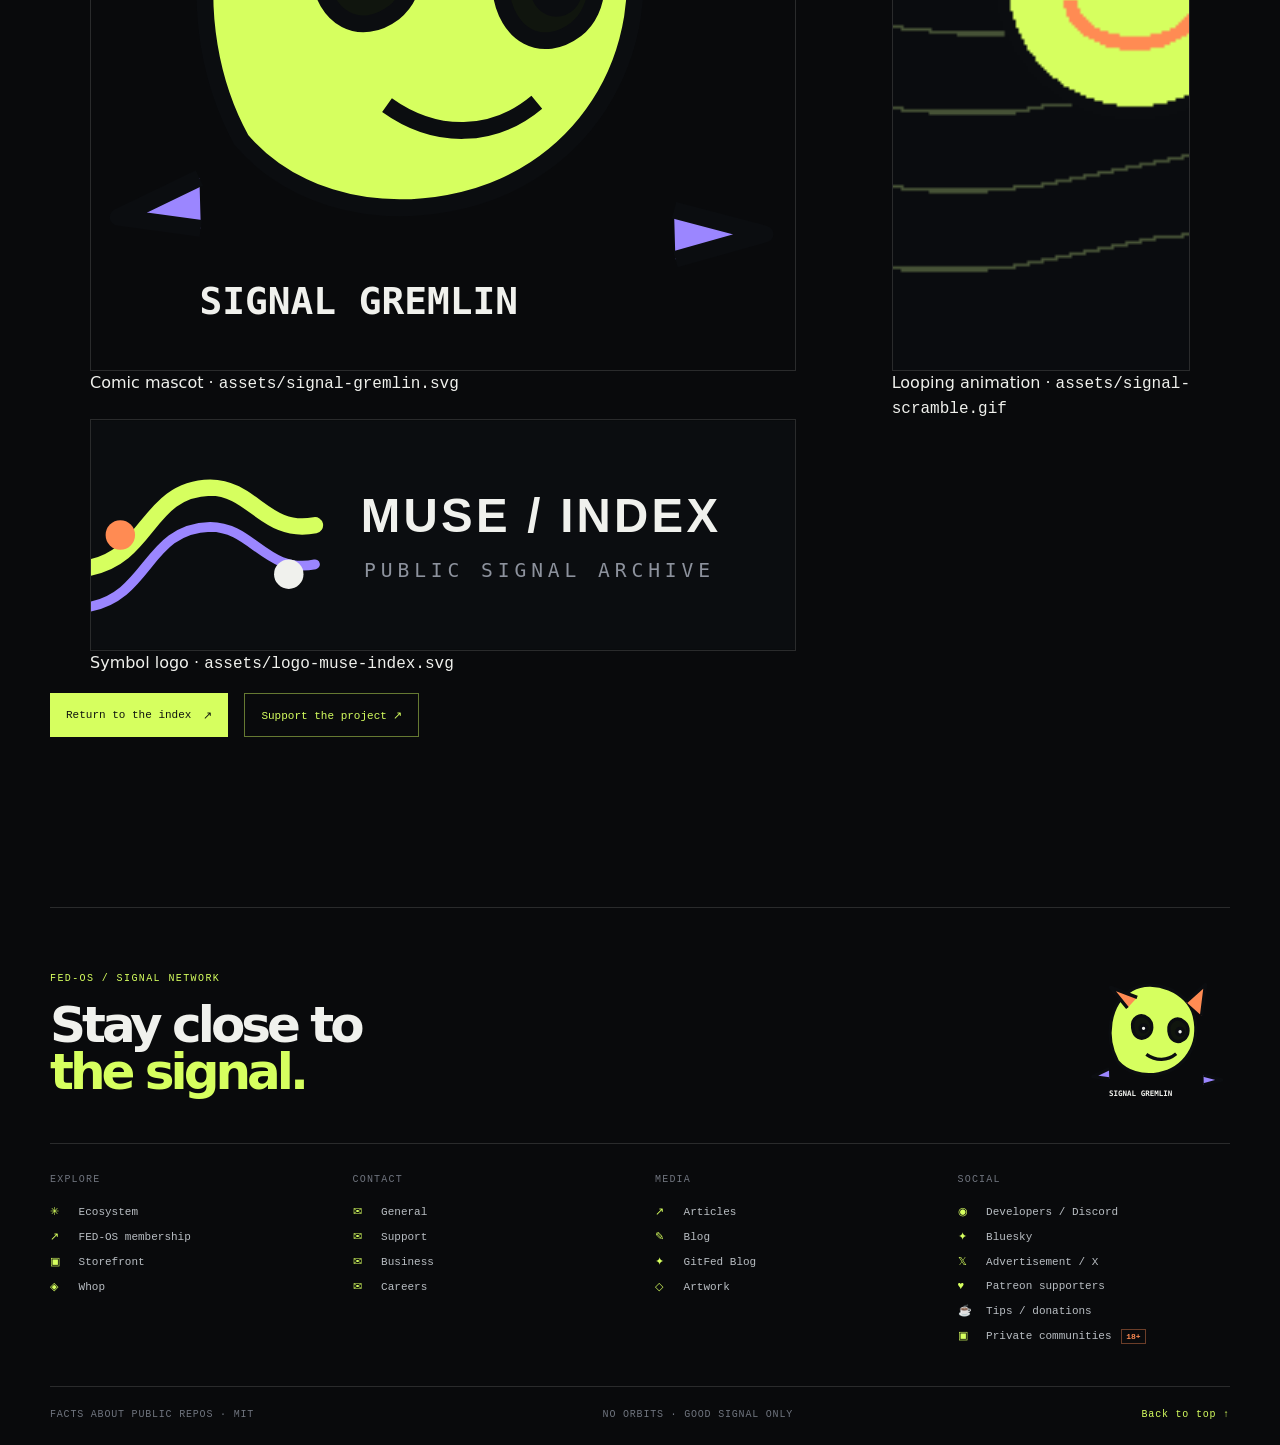
<file: promo.html>
<!doctype html><html lang="en"><head><meta charset="utf-8"><meta name="viewport" content="width=device-width,initial-scale=1"><meta name="theme-color" content="#090a0c"><link rel="icon" type="image/svg+xml" href="assets/favicon.svg"><title>Promo Lab — Muse / Index</title><link rel="stylesheet" href="styles.css"></head><body><div class="ticker"><div class="ticker-track"><span>PROMO LAB</span><b>✳</b><span>COMIC SIGNALS / BANNERS / LOOPING GIFS</span><b>✳</b><span>NO ORBITS</span><b>✳</b><span>PROMO LAB</span><b>✳</b></div></div><header class="site-header shell"><a class="brand" href="index.html"><img src="assets/logo-muse-index.svg" alt="Muse Index symbol logo"></a><nav><a href="index.html">Index</a><a href="community.html">Community</a><a href="donate.html">Donate</a><a class="nav-cta" href="support.html">Support / subscribe</a></nav></header><main class="shell promo-page"><div class="eyebrow"><span class="pulse"></span> Promotion kit / ready for GitHub Pages</div><h1>Make the signal<br><em>impossible to miss.</em></h1><p class="hero-copy">A bundle of source-controlled visual assets: a wide banner, symbol logo, comic mascot, and a looping GIF. Designed to be funny, detailed, dark, and proudly non-orbital.</p><div class="promo-gallery"><figure class="wide"><img src="assets/promo-banner.svg" alt="Muse Index promotional banner"><figcaption>Wide hero banner · <code>assets/promo-banner.svg</code></figcaption></figure><figure><img src="assets/signal-gremlin.svg" alt="Signal Gremlin comic mascot"><figcaption>Comic mascot · <code>assets/signal-gremlin.svg</code></figcaption></figure><figure><img src="assets/signal-scramble.gif" alt="Animated Signal Scramble GIF"><figcaption>Looping animation · <code>assets/signal-scramble.gif</code></figcaption></figure><figure><img src="assets/logo-muse-index.svg" alt="Muse Index symbol logo"><figcaption>Symbol logo · <code>assets/logo-muse-index.svg</code></figcaption></figure></div><div class="promo-actions"><a class="primary" href="index.html">Return to the index <span>↗</span></a><a class="outline" href="support.html">Support the project ↗</a></div></main><footer class="fed-footer shell" id="fed-footer"><div class="fed-footer-top"><div><div class="footer-kicker">FED-OS / signal network</div><h2>Stay close to<br><em>the signal.</em></h2></div><img class="footer-gremlin" src="assets/signal-gremlin.svg" alt="Signal Gremlin mascot"></div><div class="footer-grid"><section><h3>Explore</h3><a href="https://www.fedpromptly.org" target="_blank" rel="noopener noreferrer"><span>✳</span> Ecosystem</a><a href="https://www.fedpromptly.com/aid" target="_blank" rel="noopener noreferrer"><span>↗</span> FED-OS membership</a><a href="https://www.jabburr.com/fed-os" target="_blank" rel="noopener noreferrer"><span>▣</span> Storefront</a><a href="https://whop.com/fedpromptly/" target="_blank" rel="noopener noreferrer"><span>◈</span> Whop</a></section><section><h3>Contact</h3><a href="mailto:contact@fedpromptly.com"><span>✉</span> General</a><a href="mailto:support@fedpromptly.com"><span>✉</span> Support</a><a href="mailto:business@fedpromptly.com"><span>✉</span> Business</a><a href="mailto:careers@fedpromptly.com"><span>✉</span> Careers</a></section><section><h3>Media</h3><a href="https://substack.com/@fedpromptly" target="_blank" rel="noopener noreferrer"><span>↗</span> Articles</a><a href="https://fedpromptly.wordpress.com/" target="_blank" rel="noopener noreferrer"><span>✎</span> Blog</a><a href="https://gitfed.substack.com/" target="_blank" rel="noopener noreferrer"><span>✦</span> GitFed Blog</a><a href="https://www.deviantart.com/fedpromptly" target="_blank" rel="noopener noreferrer"><span>◇</span> Artwork</a></section><section><h3>Social</h3><a href="https://discord.gg/Jm4XStx4Pf" target="_blank" rel="noopener noreferrer"><span>◉</span> Developers / Discord</a><a href="https://bsky.app/profile/fed-os.bsky.social" target="_blank" rel="noopener noreferrer"><span>✦</span> Bluesky</a><a href="https://x.com/Fedpromptly" target="_blank" rel="noopener noreferrer"><span>𝕏</span> Advertisement / X</a><a href="https://www.patreon.com/c/FEDpromptly" target="_blank" rel="noopener noreferrer"><span>♥</span> Patreon supporters</a><a href="https://buymeacoffee.com/fedpromptly" target="_blank" rel="noopener noreferrer"><span>☕</span> Tips / donations</a><a href="private-communities.html"><span>▣</span> Private communities <b class="footer-lock">18+</b></a></section></div><div class="footer-bottom"><span>FACTS ABOUT PUBLIC REPOS · MIT</span><span>NO ORBITS · GOOD SIGNAL ONLY</span><a href="index.html#top">Back to top ↑</a></div></footer></body></html>
</file>
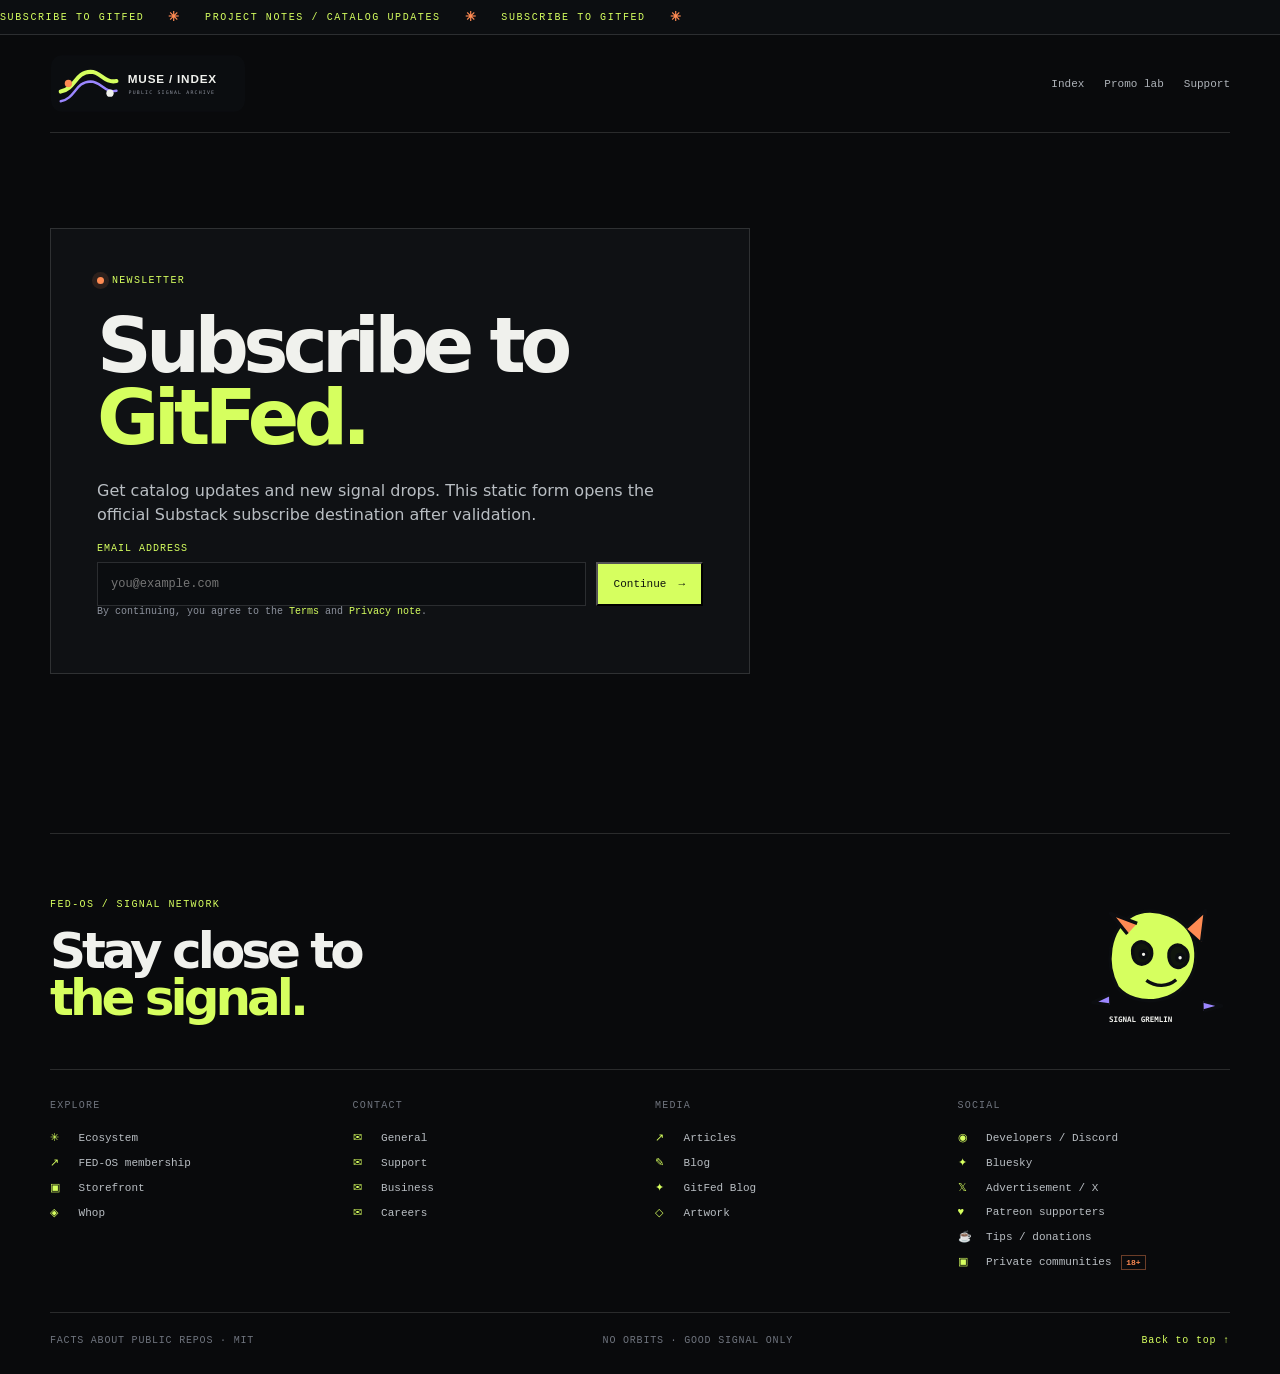
<file: subscribe.html>
<!doctype html><html lang="en"><head><meta charset="utf-8"><meta name="viewport" content="width=device-width,initial-scale=1"><meta name="theme-color" content="#090a0c"><link rel="icon" type="image/svg+xml" href="assets/favicon.svg"><title>Subscribe — Muse / Index</title><link rel="stylesheet" href="styles.css"></head><body><div class="ticker"><div class="ticker-track"><span>SUBSCRIBE TO GITFED</span><b>✳</b><span>PROJECT NOTES / CATALOG UPDATES</span><b>✳</b><span>SUBSCRIBE TO GITFED</span><b>✳</b></div></div><header class="site-header shell"><a class="brand" href="index.html"><img src="assets/logo-muse-index.svg" alt="Muse Index symbol logo"></a><nav><a href="index.html">Index</a><a href="promo.html">Promo lab</a><a href="support.html">Support</a></nav></header><main class="shell subscribe-page"><div class="subscribe-card"><div class="eyebrow"><span class="pulse"></span> Newsletter</div><h1>Subscribe to<br><em>GitFed.</em></h1><p>Get catalog updates and new signal drops. This static form opens the official Substack subscribe destination after validation.</p><form id="sub-form"><label for="email">Email address</label><div class="form-row"><input id="email" type="email" placeholder="you@example.com" required><button class="primary" type="submit">Continue <span>→</span></button></div><small id="form-msg"></small></form><p class="fine-print">By continuing, you agree to the <a href="terms.html">Terms</a> and <a href="privacy.html">Privacy note</a>.</p></div></main><script>document.querySelector('#sub-form').onsubmit=e=>{e.preventDefault();const email=document.querySelector('#email').value.trim();if(!/^[^\s@]+@[^\s@]+\.[^\s@]+$/.test(email)){document.querySelector('#form-msg').textContent='Enter a valid email address.';return}location.href='https://gitfed.substack.com/subscribe?email='+encodeURIComponent(email)}</script><footer class="fed-footer shell" id="fed-footer"><div class="fed-footer-top"><div><div class="footer-kicker">FED-OS / signal network</div><h2>Stay close to<br><em>the signal.</em></h2></div><img class="footer-gremlin" src="assets/signal-gremlin.svg" alt="Signal Gremlin mascot"></div><div class="footer-grid"><section><h3>Explore</h3><a href="https://www.fedpromptly.org" target="_blank" rel="noopener noreferrer"><span>✳</span> Ecosystem</a><a href="https://www.fedpromptly.com/aid" target="_blank" rel="noopener noreferrer"><span>↗</span> FED-OS membership</a><a href="https://www.jabburr.com/fed-os" target="_blank" rel="noopener noreferrer"><span>▣</span> Storefront</a><a href="https://whop.com/fedpromptly/" target="_blank" rel="noopener noreferrer"><span>◈</span> Whop</a></section><section><h3>Contact</h3><a href="mailto:contact@fedpromptly.com"><span>✉</span> General</a><a href="mailto:support@fedpromptly.com"><span>✉</span> Support</a><a href="mailto:business@fedpromptly.com"><span>✉</span> Business</a><a href="mailto:careers@fedpromptly.com"><span>✉</span> Careers</a></section><section><h3>Media</h3><a href="https://substack.com/@fedpromptly" target="_blank" rel="noopener noreferrer"><span>↗</span> Articles</a><a href="https://fedpromptly.wordpress.com/" target="_blank" rel="noopener noreferrer"><span>✎</span> Blog</a><a href="https://gitfed.substack.com/" target="_blank" rel="noopener noreferrer"><span>✦</span> GitFed Blog</a><a href="https://www.deviantart.com/fedpromptly" target="_blank" rel="noopener noreferrer"><span>◇</span> Artwork</a></section><section><h3>Social</h3><a href="https://discord.gg/Jm4XStx4Pf" target="_blank" rel="noopener noreferrer"><span>◉</span> Developers / Discord</a><a href="https://bsky.app/profile/fed-os.bsky.social" target="_blank" rel="noopener noreferrer"><span>✦</span> Bluesky</a><a href="https://x.com/Fedpromptly" target="_blank" rel="noopener noreferrer"><span>𝕏</span> Advertisement / X</a><a href="https://www.patreon.com/c/FEDpromptly" target="_blank" rel="noopener noreferrer"><span>♥</span> Patreon supporters</a><a href="https://buymeacoffee.com/fedpromptly" target="_blank" rel="noopener noreferrer"><span>☕</span> Tips / donations</a><a href="private-communities.html"><span>▣</span> Private communities <b class="footer-lock">18+</b></a></section></div><div class="footer-bottom"><span>FACTS ABOUT PUBLIC REPOS · MIT</span><span>NO ORBITS · GOOD SIGNAL ONLY</span><a href="index.html#top">Back to top ↑</a></div></footer></body></html>
</file>
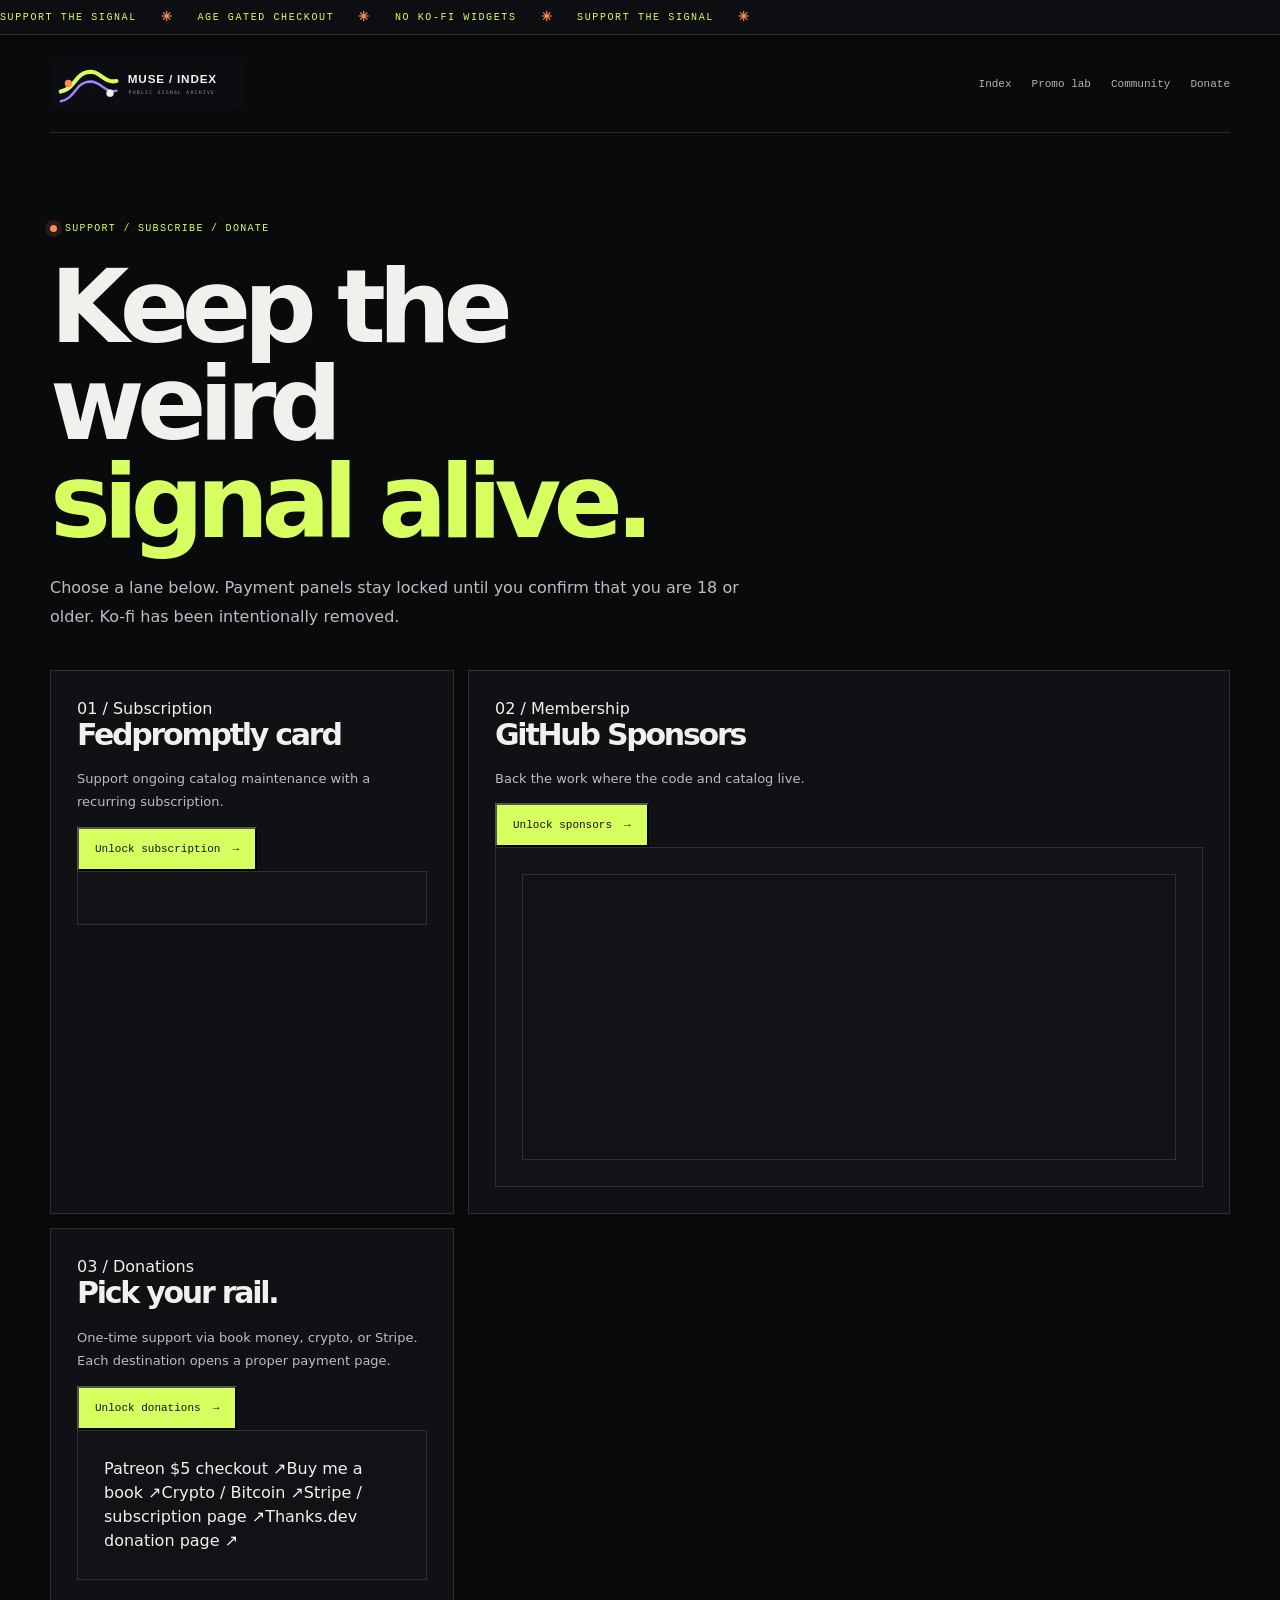
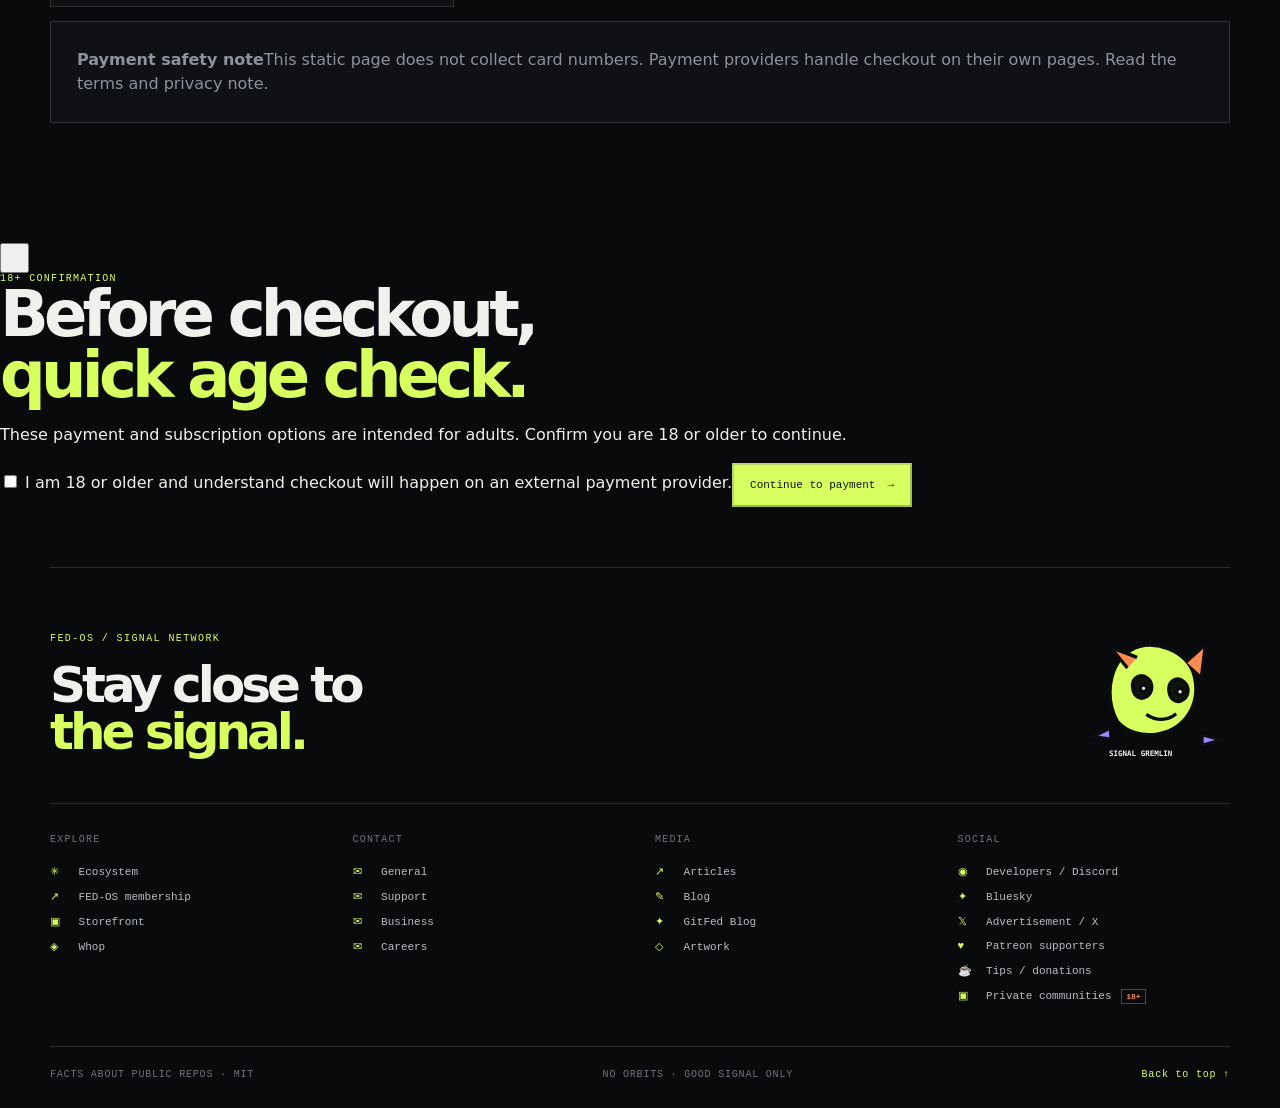
<file: support.html>
<!doctype html><html lang="en"><head><meta charset="utf-8"><meta name="viewport" content="width=device-width,initial-scale=1"><meta name="theme-color" content="#090a0c"><link rel="icon" type="image/svg+xml" href="assets/favicon.svg"><title>Support Muse / Index</title><link rel="stylesheet" href="styles.css"></head><body><div class="ticker"><div class="ticker-track"><span>SUPPORT THE SIGNAL</span><b>✳</b><span>AGE GATED CHECKOUT</span><b>✳</b><span>NO KO-FI WIDGETS</span><b>✳</b><span>SUPPORT THE SIGNAL</span><b>✳</b></div></div><header class="site-header shell"><a class="brand" href="index.html"><img src="assets/logo-muse-index.svg" alt="Muse Index symbol logo"></a><nav><a href="index.html">Index</a><a href="promo.html">Promo lab</a><a href="community.html">Community</a><a href="donate.html">Donate</a></nav></header><main class="shell support-page"><div class="eyebrow"><span class="pulse"></span> Support / subscribe / donate</div><h1>Keep the weird<br><em>signal alive.</em></h1><p class="hero-copy">Choose a lane below. Payment panels stay locked until you confirm that you are 18 or older. Ko-fi has been intentionally removed.</p><div class="support-grid"><article class="support-card"><div class="card-kicker">01 / Subscription</div><h2>Fedpromptly card</h2><p>Support ongoing catalog maintenance with a recurring subscription.</p><button class="primary age-open" data-target="paypal-panel">Unlock subscription <span>→</span></button><div id="paypal-panel" class="payment-panel"><div id="paypal-button-container-P-4FD24238VX4902214NK2XP2Y"></div></div></article><article class="support-card"><div class="card-kicker">02 / Membership</div><h2>GitHub Sponsors</h2><p>Back the work where the code and catalog live.</p><button class="primary age-open" data-target="sponsors-panel">Unlock sponsors <span>→</span></button><div id="sponsors-panel" class="payment-panel sponsor-panel"><div class="gh-sponsor-card"><iframe src="https://github.com/sponsors/Git-FED/card" title="Sponsor Git-FED" width="600" height="225" frameborder="0" scrolling="no" loading="lazy" referrerpolicy="no-referrer-when-downgrade"></iframe><noscript><a href="https://github.com/sponsors/Git-FED">Sponsor Git-FED on GitHub</a></noscript></div></div></article><article class="support-card"><div class="card-kicker">03 / Donations</div><h2>Pick your rail.</h2><p>One-time support via book money, crypto, or Stripe. Each destination opens a proper payment page.</p><button class="primary age-open" data-target="donation-panel">Unlock donations <span>→</span></button><div id="donation-panel" class="payment-panel donation-links"><a href="https://www.patreon.com/checkout/16145898/28759937?client_id=yieuxJary8ZL-f8_KU2x6CLgr8nrI8W61ttU1yzFIpPl4KhhtqsjGDWTKdh0e-gx&amp;state=05d4a8d93af762ab4aa99e75678389c6&amp;response_type=code&amp;amt=5.0&amp;pledge_insufficient=True&amp;redirect_uri=https%3A%2F%2Fwww.patreon.com%2Foauth2%2Fbecome-patron%3Fredirect_uri%3Dhttps%253A%252F%252Fgithub.com%252Fsponsors%252Faccounts%252Fpatreon%26client_id%3DyieuxJary8ZL-f8_KU2x6CLgr8nrI8W61ttU1yzFIpPl4KhhtqsjGDWTKdh0e-gx%26min_cents%3D500%26campaign_id%3D16145898%26response_type%3Dcode%26state%3D05d4a8d93af762ab4aa99e75678389c6%26scope%3Didentity%2Bidentity%255Bemail%255D%2Bcampaigns%2Bw%253Acampaigns.webhook&amp;start_flow=become_patron&amp;scope=identity+identity%5Bemail%5D+campaigns+w%3Acampaigns.webhook+campaigns.members" target="_blank" rel="noopener noreferrer">Patreon $5 checkout ↗</a><a href="https://www.buymeacoffee.com/fedpromptly" target="_blank" rel="noopener noreferrer">Buy me a book ↗</a><a href="https://nowpayments.io/payment/?iid=5997958570&source=button" target="_blank" rel="noopener noreferrer">Crypto / Bitcoin ↗</a><a href="subscribe.html">Stripe / subscription page ↗</a><a href="donate.html">Thanks.dev donation page ↗</a></div></article></div><div class="support-notice"><strong>Payment safety note</strong><span>This static page does not collect card numbers. Payment providers handle checkout on their own pages. Read the <a href="terms.html">terms</a> and <a href="privacy.html">privacy note</a>.</span></div></main><div class="age-modal" id="age-modal" aria-hidden="true"><div class="age-dialog" role="dialog" aria-modal="true" aria-labelledby="age-title"><button class="modal-close" id="age-close" aria-label="Close age confirmation">×</button><div class="eyebrow">18+ confirmation</div><h2 id="age-title">Before checkout,<br><em>quick age check.</em></h2><p>These payment and subscription options are intended for adults. Confirm you are 18 or older to continue.</p><label class="check"><input type="checkbox" id="age-check"> <span>I am 18 or older and understand checkout will happen on an external payment provider.</span></label><button class="primary" id="age-confirm" disabled>Continue to payment <span>→</span></button></div></div><script src="https://www.paypal.com/sdk/js?client-id=BAA_ndqaWMyQwTnDZ0LXwLQ22jdJo9uxkeXYqmBbF-hD41HMiZ83mvOcx1Kti0b6ZfXfje7Q1ievNaS8Ok&vault=true&intent=subscription" data-sdk-integration-source="button-factory"></script><script>const modal=document.querySelector('#age-modal'), check=document.querySelector('#age-check'), confirm=document.querySelector('#age-confirm'), close=document.querySelector('#age-close');let target=null;document.querySelectorAll('.age-open').forEach(b=>b.onclick=()=>{target=document.getElementById(b.dataset.target);modal.classList.add('open');modal.setAttribute('aria-hidden','false');check.focus()});check.onchange=()=>confirm.disabled=!check.checked;close.onclick=()=>{modal.classList.remove('open');modal.setAttribute('aria-hidden','true')};confirm.onclick=()=>{if(check.checked){modal.classList.remove('open');target.classList.add('unlocked');target.scrollIntoView({behavior:'smooth',block:'center'});if(target.id==='paypal-panel'&&window.paypal&&!target.dataset.rendered){paypal.Buttons({style:{shape:'rect',color:'gold',layout:'vertical',label:'subscribe'},createSubscription:(data,actions)=>actions.subscription.create({plan_id:'P-4FD24238VX4902214NK2XP2Y',quantity:1}),onApprove:data=>alert('Subscription approved: '+data.subscriptionID)}).render('#paypal-button-container-P-4FD24238VX4902214NK2XP2Y');target.dataset.rendered='true'}}};modal.onclick=e=>{if(e.target===modal)close.onclick()};</script><footer class="fed-footer shell" id="fed-footer"><div class="fed-footer-top"><div><div class="footer-kicker">FED-OS / signal network</div><h2>Stay close to<br><em>the signal.</em></h2></div><img class="footer-gremlin" src="assets/signal-gremlin.svg" alt="Signal Gremlin mascot"></div><div class="footer-grid"><section><h3>Explore</h3><a href="https://www.fedpromptly.org" target="_blank" rel="noopener noreferrer"><span>✳</span> Ecosystem</a><a href="https://www.fedpromptly.com/aid" target="_blank" rel="noopener noreferrer"><span>↗</span> FED-OS membership</a><a href="https://www.jabburr.com/fed-os" target="_blank" rel="noopener noreferrer"><span>▣</span> Storefront</a><a href="https://whop.com/fedpromptly/" target="_blank" rel="noopener noreferrer"><span>◈</span> Whop</a></section><section><h3>Contact</h3><a href="mailto:contact@fedpromptly.com"><span>✉</span> General</a><a href="mailto:support@fedpromptly.com"><span>✉</span> Support</a><a href="mailto:business@fedpromptly.com"><span>✉</span> Business</a><a href="mailto:careers@fedpromptly.com"><span>✉</span> Careers</a></section><section><h3>Media</h3><a href="https://substack.com/@fedpromptly" target="_blank" rel="noopener noreferrer"><span>↗</span> Articles</a><a href="https://fedpromptly.wordpress.com/" target="_blank" rel="noopener noreferrer"><span>✎</span> Blog</a><a href="https://gitfed.substack.com/" target="_blank" rel="noopener noreferrer"><span>✦</span> GitFed Blog</a><a href="https://www.deviantart.com/fedpromptly" target="_blank" rel="noopener noreferrer"><span>◇</span> Artwork</a></section><section><h3>Social</h3><a href="https://discord.gg/Jm4XStx4Pf" target="_blank" rel="noopener noreferrer"><span>◉</span> Developers / Discord</a><a href="https://bsky.app/profile/fed-os.bsky.social" target="_blank" rel="noopener noreferrer"><span>✦</span> Bluesky</a><a href="https://x.com/Fedpromptly" target="_blank" rel="noopener noreferrer"><span>𝕏</span> Advertisement / X</a><a href="https://www.patreon.com/c/FEDpromptly" target="_blank" rel="noopener noreferrer"><span>♥</span> Patreon supporters</a><a href="https://buymeacoffee.com/fedpromptly" target="_blank" rel="noopener noreferrer"><span>☕</span> Tips / donations</a><a href="private-communities.html"><span>▣</span> Private communities <b class="footer-lock">18+</b></a></section></div><div class="footer-bottom"><span>FACTS ABOUT PUBLIC REPOS · MIT</span><span>NO ORBITS · GOOD SIGNAL ONLY</span><a href="index.html#top">Back to top ↑</a></div></footer></body></html>
</file>
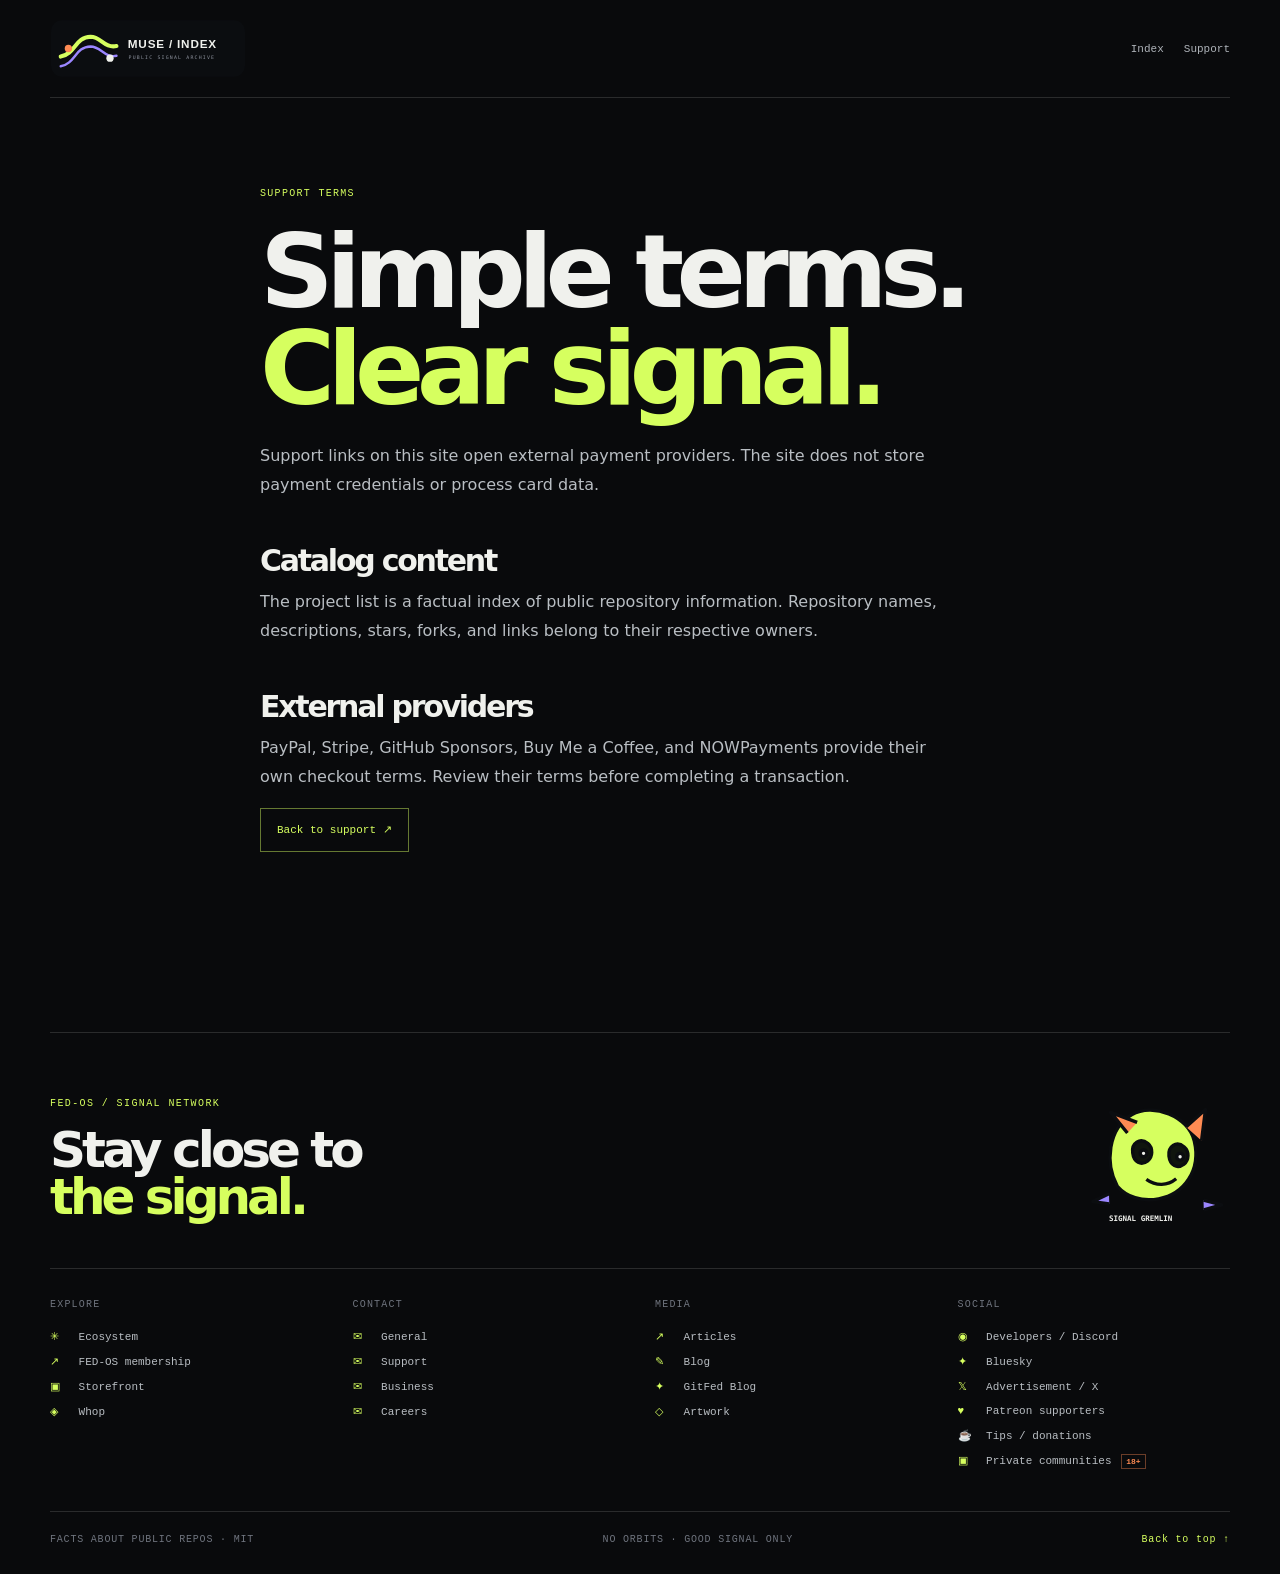
<file: terms.html>
<!doctype html><html lang="en"><head><meta charset="utf-8"><meta name="viewport" content="width=device-width,initial-scale=1"><link rel="icon" type="image/svg+xml" href="assets/favicon.svg"><title>Terms — Muse / Index</title><link rel="stylesheet" href="styles.css"></head><body><header class="site-header shell"><a class="brand" href="index.html"><img src="assets/logo-muse-index.svg" alt="Muse Index symbol logo"></a><nav><a href="index.html">Index</a><a href="support.html">Support</a></nav></header><main class="shell prose-page"><div class="eyebrow">Support terms</div><h1>Simple terms.<br><em>Clear signal.</em></h1><p>Support links on this site open external payment providers. The site does not store payment credentials or process card data.</p><h2>Catalog content</h2><p>The project list is a factual index of public repository information. Repository names, descriptions, stars, forks, and links belong to their respective owners.</p><h2>External providers</h2><p>PayPal, Stripe, GitHub Sponsors, Buy Me a Coffee, and NOWPayments provide their own checkout terms. Review their terms before completing a transaction.</p><a class="outline" href="support.html">Back to support ↗</a></main><footer class="fed-footer shell" id="fed-footer"><div class="fed-footer-top"><div><div class="footer-kicker">FED-OS / signal network</div><h2>Stay close to<br><em>the signal.</em></h2></div><img class="footer-gremlin" src="assets/signal-gremlin.svg" alt="Signal Gremlin mascot"></div><div class="footer-grid"><section><h3>Explore</h3><a href="https://www.fedpromptly.org" target="_blank" rel="noopener noreferrer"><span>✳</span> Ecosystem</a><a href="https://www.fedpromptly.com/aid" target="_blank" rel="noopener noreferrer"><span>↗</span> FED-OS membership</a><a href="https://www.jabburr.com/fed-os" target="_blank" rel="noopener noreferrer"><span>▣</span> Storefront</a><a href="https://whop.com/fedpromptly/" target="_blank" rel="noopener noreferrer"><span>◈</span> Whop</a></section><section><h3>Contact</h3><a href="mailto:contact@fedpromptly.com"><span>✉</span> General</a><a href="mailto:support@fedpromptly.com"><span>✉</span> Support</a><a href="mailto:business@fedpromptly.com"><span>✉</span> Business</a><a href="mailto:careers@fedpromptly.com"><span>✉</span> Careers</a></section><section><h3>Media</h3><a href="https://substack.com/@fedpromptly" target="_blank" rel="noopener noreferrer"><span>↗</span> Articles</a><a href="https://fedpromptly.wordpress.com/" target="_blank" rel="noopener noreferrer"><span>✎</span> Blog</a><a href="https://gitfed.substack.com/" target="_blank" rel="noopener noreferrer"><span>✦</span> GitFed Blog</a><a href="https://www.deviantart.com/fedpromptly" target="_blank" rel="noopener noreferrer"><span>◇</span> Artwork</a></section><section><h3>Social</h3><a href="https://discord.gg/Jm4XStx4Pf" target="_blank" rel="noopener noreferrer"><span>◉</span> Developers / Discord</a><a href="https://bsky.app/profile/fed-os.bsky.social" target="_blank" rel="noopener noreferrer"><span>✦</span> Bluesky</a><a href="https://x.com/Fedpromptly" target="_blank" rel="noopener noreferrer"><span>𝕏</span> Advertisement / X</a><a href="https://www.patreon.com/c/FEDpromptly" target="_blank" rel="noopener noreferrer"><span>♥</span> Patreon supporters</a><a href="https://buymeacoffee.com/fedpromptly" target="_blank" rel="noopener noreferrer"><span>☕</span> Tips / donations</a><a href="private-communities.html"><span>▣</span> Private communities <b class="footer-lock">18+</b></a></section></div><div class="footer-bottom"><span>FACTS ABOUT PUBLIC REPOS · MIT</span><span>NO ORBITS · GOOD SIGNAL ONLY</span><a href="index.html#top">Back to top ↑</a></div></footer></body></html>
</file>
<file: styles.css>
:root{--bg:#090a0c;--panel:#111317;--panel-2:#171b1f;--text:#f0f1ed;--muted:#8d929d;--line:rgba(240,241,237,.14);--acid:#d6ff5f;--orange:#ff8b53;--violet:#9b86ff;--mono:"IBM Plex Mono","SFMono-Regular",Consolas,monospace;--sans:Inter,ui-sans-serif,system-ui,-apple-system,BlinkMacSystemFont,"Segoe UI",sans-serif}*{box-sizing:border-box}html{scroll-behavior:smooth;background:var(--bg)}body{margin:0;min-width:320px;background:var(--bg);color:var(--text);font-family:var(--sans);font-size:16px;line-height:1.5;overflow-x:hidden}body:before{content:"";position:fixed;inset:0;z-index:-2;background:radial-gradient(circle at 75% 14%,rgba(155,134,255,.08),transparent 28%),radial-gradient(circle at 15% 38%,rgba(214,255,95,.05),transparent 25%),#090a0c}a{color:inherit;text-decoration:none}button,input,select{font:inherit}button{color:inherit}img,svg{display:block;max-width:100%}img{height:auto}::selection{background:var(--acid);color:#10150e}.shell{width:min(1180px,calc(100% - 48px));margin-inline:auto}.grain{position:fixed;inset:0;z-index:-1;pointer-events:none;opacity:.035;background-image:url("data:image/svg+xml,%3Csvg viewBox='0 0 180 180' xmlns='http://www.w3.org/2000/svg'%3E%3Cfilter id='n'%3E%3CfeTurbulence type='fractalNoise' baseFrequency='.85' numOctaves='3' stitchTiles='stitch'/%3E%3C/filter%3E%3Crect width='100%25' height='100%25' filter='url(%23n)' opacity='.8'/%3E%3C/svg%3E")}.ticker{position:relative;z-index:4;overflow:hidden;border-bottom:1px solid var(--line);background:#0c0e11;color:var(--acid);font:10px var(--mono);letter-spacing:.16em;text-transform:uppercase;white-space:nowrap}.ticker-track{display:flex;width:max-content;align-items:center;gap:24px;padding:9px 0;animation:ticker 32s linear infinite}.ticker b{color:var(--orange);font-size:13px}@keyframes ticker{to{transform:translateX(-50%)}}.site-header{position:relative;z-index:5;display:flex;align-items:center;gap:26px;padding:20px 0;border-bottom:1px solid var(--line)}.brand{display:block;width:196px;flex:0 0 196px}.brand img{width:100%;height:auto;aspect-ratio:480/140;object-fit:contain}.site-header nav{display:flex;align-items:center;justify-content:flex-end;gap:20px;margin-left:auto;color:#aeb3b9;font:11px var(--mono);white-space:nowrap}.site-header nav a{transition:color .2s}.site-header nav a:hover,.site-header nav a:focus-visible{color:var(--acid)}.site-header nav .nav-cta{padding:9px 12px;border:1px solid rgba(214,255,95,.42);color:var(--acid)}.hero{position:relative;display:grid;grid-template-columns:minmax(0,1fr) 300px;gap:40px;min-height:540px;padding:112px 0 72px}.hero-copy-block{align-self:center;max-width:700px}.eyebrow{display:flex;align-items:center;gap:8px;color:var(--acid);font:10px var(--mono);letter-spacing:.13em;text-transform:uppercase}.pulse{width:7px;height:7px;border-radius:50%;background:var(--orange);box-shadow:0 0 0 5px rgba(255,139,83,.12);animation:pulse 2s ease-in-out infinite}@keyframes pulse{50%{box-shadow:0 0 0 9px rgba(255,139,83,0)}}h1,h2,h3,p{margin-top:0}h1,h2{letter-spacing:-.075em;line-height:.95}h1{max-width:760px;margin:24px 0;font-size:clamp(54px,8vw,104px);font-weight:850}h2{font-size:clamp(38px,5vw,66px);margin-bottom:18px}h3{line-height:1.1}em{color:var(--acid);font-style:normal}.hero-copy{max-width:570px;color:#b9bec3;font-size:17px;line-height:1.7}.hero-actions{display:flex;align-items:center;gap:24px;margin-top:32px}.primary,.outline{display:inline-flex;align-items:center;justify-content:center;gap:12px;min-height:44px;padding:12px 16px;font:11px var(--mono);transition:transform .2s,background .2s,border-color .2s}.primary{background:var(--acid);color:#10150e}.primary:hover,.outline:hover{transform:translateY(-2px)}.outline{border:1px solid rgba(214,255,95,.45);color:var(--acid)}.text-link{color:var(--acid);font:11px var(--mono)}.hero-art{align-self:center;position:relative;padding:12px}.hero-art:after{content:"";position:absolute;inset:18% 8% 12%;z-index:-1;border-radius:50%;background:radial-gradient(circle,rgba(214,255,95,.15),transparent 66%);filter:blur(18px)}.hero-art img{width:min(100%,280px);height:auto;margin:auto;object-fit:contain}.hero-art span{display:block;margin-top:8px;color:var(--muted);font:10px/1.5 var(--mono);text-align:center;text-transform:uppercase;letter-spacing:.1em}.stats{grid-column:1/-1;display:grid;grid-template-columns:repeat(3,1fr);border-top:1px solid var(--line);margin-top:30px}.stat{padding:22px 18px 0;border-right:1px solid var(--line)}.stat:last-child{border-right:0}.stat b{display:block;color:var(--text);font:700 clamp(24px,4vw,42px) var(--mono);letter-spacing:-.08em}.stat span{color:var(--muted);font:10px var(--mono);text-transform:uppercase;letter-spacing:.1em}.promo-strip{margin-bottom:100px}.promo-strip a{display:block;position:relative;overflow:hidden;border:1px solid var(--line);background:#111317}.promo-strip img{width:100%;height:auto;aspect-ratio:1600/520;object-fit:cover;transition:transform .5s}.promo-strip a:hover img{transform:scale(1.015)}.promo-strip span{position:absolute;right:22px;bottom:18px;color:var(--acid);font:10px var(--mono)}.catalog,.gitfed,.method{padding:70px 0}.section-heading{display:flex;align-items:end;justify-content:space-between;gap:30px;margin-bottom:28px}.section-heading h2{margin:12px 0 0}.section-heading>p{max-width:360px;margin:0;color:var(--muted);font:11px/1.6 var(--mono)}.toolbar{display:flex;gap:14px;align-items:center;justify-content:space-between;margin-bottom:16px}.search{display:flex;align-items:center;gap:10px;flex:1;max-width:570px;padding:0 13px;border:1px solid var(--line);background:#0d0f12;color:var(--muted)}.search>span{font-size:23px}.search input{width:100%;padding:14px 0;border:0;outline:0;background:transparent;color:var(--text);font:12px var(--mono)}.search kbd{padding:3px 6px;border:1px solid var(--line);font:10px var(--mono)}.filters{display:flex;gap:7px}.filter{padding:10px 12px;border:1px solid var(--line);background:transparent;color:var(--muted);font:10px var(--mono);cursor:pointer}.filter.active,.filter:hover{border-color:var(--acid);color:var(--acid)}.filter b{color:var(--orange);font-weight:400}.table-wrap{overflow-x:auto;border-top:1px solid var(--line);border-bottom:1px solid var(--line)}table{width:100%;border-collapse:collapse;min-width:760px}th{padding:13px 12px;color:#6f747e;text-align:left;font:10px var(--mono);letter-spacing:.1em;text-transform:uppercase}td{padding:16px 12px;border-top:1px solid rgba(240,241,237,.08);vertical-align:top;font:12px var(--mono)}td:first-child{color:#646a72}.repo{display:block;color:var(--text);font-weight:700}.repo:hover{color:var(--acid)}.description{display:block;max-width:460px;margin-top:4px;color:var(--muted);font:11px/1.45 var(--sans)}.number{white-space:nowrap;color:#d7dadd}.language{color:#a9adb3}.tag{display:inline-block;padding:5px 7px;border:1px solid rgba(214,255,95,.3);color:var(--acid);font-size:9px;white-space:nowrap}.tag.normal{border-color:var(--line);color:var(--muted)}.empty{text-align:center;color:var(--muted);padding:44px}.load-more{display:block;margin:18px auto 0;padding:12px 18px;border:1px solid var(--line);background:transparent;color:var(--acid);font:10px var(--mono);cursor:pointer}.load-more:hover{border-color:var(--acid)}.featured-grid{display:grid;grid-template-columns:repeat(2,1fr);gap:10px}.feature{display:flex;align-items:center;justify-content:space-between;gap:20px;padding:22px;border:1px solid var(--line);background:rgba(17,19,23,.7);transition:border-color .2s,transform .2s}.feature:hover{border-color:var(--acid);transform:translateY(-3px)}.feature-rank{color:var(--orange);font:10px var(--mono);white-space:nowrap}.feature h3{margin:0;color:var(--text);font:700 15px var(--mono)}.feature p{margin:5px 0 0;color:var(--muted);font:10px var(--mono)}.method{display:grid;grid-template-columns:1fr .72fr;gap:16px;padding-bottom:110px}.method-card{padding:38px;border:1px solid var(--line);background:linear-gradient(135deg,rgba(22,26,29,.9),rgba(12,14,17,.9))}.method-card h2{margin-top:18px}.method-card p{max-width:560px;color:#b9bec3;line-height:1.65}.method-card .muted{color:var(--muted);font-size:13px}.method-card.compact{display:flex;flex-direction:column;justify-content:center}.big-number{color:var(--acid);font:700 clamp(48px,7vw,82px) var(--mono);letter-spacing:-.12em;line-height:.9}.big-label{color:var(--muted);font:11px/1.5 var(--mono);text-transform:uppercase;letter-spacing:.08em}.divider{height:1px;width:100%;margin:34px 0;background:var(--line)}.prose-page,.support-page,.community-page,.discord-page{padding:90px 0 120px;min-height:620px}.prose-page{max-width:760px}.prose-page h1,.support-page h1,.community-page h1,.discord-page h1{margin-top:24px}.prose-page h2{font-size:30px;margin:48px 0 12px}.prose-page p,.support-page p{max-width:700px;color:#b9bec3;font-size:16px;line-height:1.8}.prose-page code{color:var(--acid);font:inherit}.promo-page{padding:80px 0 110px}.promo-gallery{display:grid;grid-template-columns:1.35fr .65fr;gap:16px;margin-top:46px}.promo-gallery img{width:100%;height:100%;object-fit:cover;border:1px solid var(--line)}.promo-gallery .wide{grid-column:1/-1;aspect-ratio:1600/520}.promo-actions{display:flex;gap:16px;margin-top:26px}.support-grid{display:grid;grid-template-columns:repeat(2,1fr);gap:14px;margin-top:38px}.support-card,.donation-links,.subscribe-card,.payment-panel,.sponsor-panel,.support-notice,.gh-sponsor-card{padding:26px;border:1px solid var(--line);background:rgba(17,19,23,.82)}.support-card h2{font-size:30px}.support-card p,.support-notice p{font-size:13px}.support-card a{margin-top:14px}.support-notice{margin-top:14px;color:var(--muted)}.community-page{max-width:860px}.discord-frame{width:100%;height:480px;border:1px solid var(--line);background:#1e1f22}.discord-page{max-width:760px}.discord-buttons{display:grid;grid-template-columns:repeat(2,1fr);gap:12px;margin-top:34px}.discord-btn{display:flex;align-items:center;justify-content:space-between;gap:10px;padding:18px;border:1px solid var(--line);background:#15181d;color:var(--text);font:12px var(--mono);cursor:pointer;text-align:left}.discord-btn:hover{border-color:var(--acid)}.discord-btn .tag{margin-left:auto;color:var(--orange);border-color:rgba(255,139,83,.4)}.discord-note{color:var(--muted);font:11px var(--mono)}.discord-age{display:none;position:fixed;inset:0;z-index:20;align-items:center;justify-content:center;padding:20px;background:rgba(3,5,7,.75)}.discord-age.open{display:flex}.discord-dialog{width:min(520px,100%);padding:34px;border:1px solid var(--line);background:#15181d}.discord-dialog h2{margin:16px 0}.discord-verify{display:flex;gap:10px;color:#b9bec3;font-size:13px}.discord-verify input{accent-color:var(--acid)}.discord-gate-actions{display:flex;gap:10px;margin-top:26px}.confirm,.cancel{padding:11px 14px;border:1px solid var(--line);background:transparent;color:var(--acid);font:11px var(--mono);cursor:pointer}.confirm{background:var(--acid);color:#10150e}.confirm:disabled{opacity:.35;cursor:not-allowed}.private-page{min-height:600px}.subscribe-page{min-height:640px;padding:95px 0}.subscribe-card{max-width:700px;padding:46px}.subscribe-card h1{font-size:clamp(48px,7vw,76px)}.subscribe-card>p{color:#b9bec3}.subscribe-card label{display:block;color:var(--acid);font:10px var(--mono);letter-spacing:.1em;text-transform:uppercase}.form-row{display:flex;gap:10px;margin-top:8px}.form-row input{min-width:0;flex:1;padding:13px;border:1px solid var(--line);background:#0b0d10;color:var(--text);font:12px var(--mono)}.fine-print{color:var(--muted)!important;font:10px var(--mono)!important}.fine-print a{color:var(--acid)}@media(max-width:900px){.site-header{gap:16px}.brand{width:165px;flex-basis:165px}.site-header nav{gap:12px}.hero{grid-template-columns:1fr 220px}.hero-art img{max-width:210px}.promo-gallery{grid-template-columns:1fr}.method{grid-template-columns:1fr}}@media(max-width:700px){.shell{width:min(100% - 30px,1180px)}.site-header{flex-wrap:wrap}.site-header nav{order:3;width:100%;justify-content:flex-start;overflow-x:auto;padding-top:4px}.hero{display:block;padding:72px 0 42px}.hero-art{max-width:260px;margin:44px auto 0}.stats{margin-top:48px}.stat{padding:17px 10px 0}.stat b{font-size:26px}.section-heading{display:block}.section-heading>p{margin-top:14px}.toolbar{display:block}.search{max-width:none}.filters{margin-top:10px;overflow-x:auto}.featured-grid,.support-grid,.discord-buttons{grid-template-columns:1fr}.method-card{padding:26px}.footer-bottom{flex-wrap:wrap}.form-row{display:block}.form-row .primary{width:100%;margin-top:8px}}@media(max-width:480px){h1{font-size:52px}.hero-actions,.promo-actions{align-items:flex-start;flex-direction:column;gap:16px}.promo-strip span{position:static;display:block;padding:12px 14px}.promo-strip img{aspect-ratio:1.5;object-fit:cover}.site-header nav{font-size:10px}.shell{width:calc(100% - 28px)}.hero-copy{font-size:15px}.catalog,.gitfed,.method{padding:48px 0}.discord-gate-actions{flex-direction:column}.subscribe-card{padding:28px 20px}}@media(prefers-reduced-motion:reduce){*,*:before,*:after{scroll-behavior:auto!important;animation-duration:.01ms!important;animation-iteration-count:1!important;transition-duration:.01ms!important}}.fed-footer{margin-top:60px;border-top:1px solid var(--line);padding:54px 0 28px;position:relative;overflow:hidden}.fed-footer:before{content:"";position:absolute;inset:0;background:linear-gradient(110deg,transparent 0%,rgba(214,255,95,.05) 42%,transparent 70%);transform:translateX(-100%);animation:footerSweep 8s ease-in-out infinite;pointer-events:none}@keyframes footerSweep{50%,100%{transform:translateX(100%)}}.fed-footer-top{display:flex;justify-content:space-between;align-items:center;border-bottom:1px solid var(--line);padding-bottom:36px}.footer-kicker{color:var(--acid);font:10px var(--mono);letter-spacing:.14em;text-transform:uppercase}.fed-footer h2{font-size:50px;line-height:.94;letter-spacing:-.08em;margin:18px 0 0}.footer-gremlin{width:145px;height:145px;object-fit:contain;animation:footerBob 4s ease-in-out infinite}@keyframes footerBob{50%{transform:rotate(5deg) translateY(-8px)}}.footer-grid{display:grid;grid-template-columns:repeat(4,1fr);gap:30px;padding:30px 0 38px}.footer-grid h3{font:10px var(--mono);color:#6f747e;text-transform:uppercase;letter-spacing:.12em;margin:0 0 14px}.footer-grid a{display:block;color:#b9bec3;font:11px var(--mono);padding:6px 0;transition:color .2s,transform .2s}.footer-grid a:hover{color:var(--acid);transform:translateX(4px)}.footer-grid a span{display:inline-flex;width:22px;color:var(--acid)}.footer-lock{font-size:8px;color:#ff8b53;border:1px solid rgba(255,139,83,.4);padding:2px 4px;margin-left:3px}.footer-bottom{display:flex;justify-content:space-between;gap:15px;border-top:1px solid var(--line);padding-top:22px;color:#6f747e;font:10px var(--mono);letter-spacing:.08em}.footer-bottom a{color:var(--acid)}.private-page{padding:88px 0 110px}.private-card{width:min(500px,100%);margin-top:42px;padding:30px;border:1px solid var(--line);background:rgba(17,19,23,.88)}.private-check{display:flex;gap:10px;align-items:center;color:#d4d7d8;font-size:13px;margin-bottom:26px}.private-check input{width:18px;height:18px;accent-color:var(--acid)}.private-card label[for=country]{display:block;color:var(--acid);font:10px var(--mono);text-transform:uppercase;letter-spacing:.1em;margin-bottom:8px}.private-card select{width:100%;padding:14px;background:#0b0d10;border:1px solid var(--line);color:var(--text);font:12px var(--mono)}.private-status{color:var(--muted);font:11px var(--mono);line-height:1.6;margin:16px 0 22px}.private-status.allowed{color:var(--acid)}.private-status.denied{color:var(--orange)}.private-card .primary{border:0;cursor:pointer}.private-card .primary:disabled{opacity:.35;cursor:not-allowed}.private-card .outline{display:block;text-align:center;margin-top:12px}@media(max-width:800px){.footer-grid{grid-template-columns:repeat(2,1fr);gap:24px}.fed-footer-top{align-items:flex-end}.footer-gremlin{width:105px;height:105px}.fed-footer h2{font-size:40px}}@media(max-width:480px){.footer-grid{grid-template-columns:1fr 1fr;gap:18px}.footer-bottom{display:grid}.fed-footer{padding-top:38px}}@media(prefers-reduced-motion:reduce){.fed-footer:before,.footer-gremlin{animation:none}.footer-grid a:hover{transform:none}}
/* Thanks.dev donation page */
.donate-page{padding:78px 0 96px;min-height:640px}.donate-card{position:relative;overflow:hidden;width:min(620px,100%);margin:0 auto;padding:42px 34px 38px;text-align:center;border:1px solid rgba(214,255,95,.32);background:linear-gradient(145deg,rgba(20,24,25,.96),rgba(11,13,16,.9));box-shadow:0 22px 80px rgba(0,0,0,.35)}.donate-card:before{content:"";position:absolute;inset:-40% -20%;background:linear-gradient(110deg,transparent 35%,rgba(214,255,95,.08) 49%,transparent 63%);transform:translateX(-60%) rotate(-8deg);animation:donateSweep 7s ease-in-out infinite;pointer-events:none}@keyframes donateSweep{55%,100%{transform:translateX(60%) rotate(-8deg)}}.donate-card>*{position:relative}.donate-signal{color:var(--acid);font:10px var(--mono);letter-spacing:.16em}.donate-avatar{display:block;width:156px;height:156px;margin:28px auto 26px;border-radius:50%;object-fit:cover;border:5px solid #e9b44c;box-shadow:0 0 0 8px rgba(233,180,76,.1),0 18px 45px rgba(0,0,0,.42);animation:avatarFloat 4.5s ease-in-out infinite}@keyframes avatarFloat{50%{transform:translateY(-7px) rotate(2deg)}}.donate-card h1{margin:0;font-size:clamp(42px,7vw,66px);line-height:.94;letter-spacing:-.08em}.donate-copy{max-width:470px;margin:24px auto 28px;color:#b9bec3;font-size:15px;line-height:1.7}.donate-unlock{border:0;cursor:pointer;margin-bottom:14px}.donate-cta{display:flex;flex-direction:column;align-items:center;justify-content:center;gap:4px;width:min(360px,100%);min-height:92px;margin:0 auto;padding:16px 24px;border-radius:18px;color:#1c140d;background:#f2bf52;box-shadow:0 12px 28px rgba(242,191,82,.18);opacity:.28;pointer-events:none;transition:transform .2s,box-shadow .2s,opacity .2s}.donate-cta.is-unlocked{opacity:1;pointer-events:auto}.donate-cta.is-unlocked:hover{transform:translateY(-4px) rotate(-1deg);box-shadow:0 18px 34px rgba(242,191,82,.3)}.donate-main{font:800 23px var(--mono);letter-spacing:.12em}.donate-sub{font:11px var(--mono);letter-spacing:.08em}.donate-note{margin:18px auto 14px;color:#777d84;font:10px var(--mono);line-height:1.6}.text-link{color:var(--acid);font:11px var(--mono)}@media(max-width:520px){.donate-page{padding-top:48px}.donate-card{padding:34px 20px}.donate-avatar{width:128px;height:128px}}@media(prefers-reduced-motion:reduce){.donate-card:before,.donate-avatar{animation:none}.donate-cta.is-unlocked:hover{transform:none}}
/* Supabase login / identity modal */
.login-btn{display:inline-flex;align-items:center;gap:8px;padding:6px 13px 6px 6px;border:1px solid var(--line);border-radius:999px;background:rgba(14,16,19,.84);color:var(--text);font:11px var(--mono);cursor:pointer;transition:transform .2s,border-color .2s,background .2s}.login-btn:hover{transform:translateY(-2px);border-color:var(--acid);background:#15191b}.user-avatar{display:inline-flex;width:26px;height:26px;align-items:center;justify-content:center;border-radius:50%;background:#23282d;color:var(--muted);font:14px var(--mono)}.login-btn.logged-in .user-avatar{background:rgba(214,255,95,.16);color:var(--acid)}.auth-modal{display:none;position:fixed;inset:0;z-index:99999;align-items:center;justify-content:center;padding:20px;background:rgba(3,5,7,.72);backdrop-filter:blur(10px)}.auth-modal.active{display:flex}.auth-card{position:relative;width:min(440px,100%);max-height:90vh;overflow:auto;padding:34px;border:1px solid var(--line);background:linear-gradient(145deg,#171b1e,#0d0f12);box-shadow:0 24px 80px rgba(0,0,0,.58);animation:authModalIn .25s ease-out}@keyframes authModalIn{from{opacity:0;transform:scale(.96) translateY(12px)}to{opacity:1;transform:scale(1) translateY(0)}}.auth-close{position:absolute;top:13px;right:14px;width:32px;height:32px;border:0;border-radius:8px;background:transparent;color:var(--muted);font-size:25px;cursor:pointer}.auth-close:hover{background:rgba(255,255,255,.06);color:var(--text)}.auth-card h2{margin:16px 0 4px;font-size:38px;letter-spacing:-.07em}.auth-sub{margin:0 0 22px;color:var(--muted);font-size:13px}.auth-field{display:block;margin:0 0 15px;color:var(--acid);font:10px var(--mono);letter-spacing:.08em;text-transform:uppercase}.auth-field input{display:block;width:100%;margin-top:7px;padding:13px 14px;border:1px solid var(--line);border-radius:5px;background:#0a0c0e;color:var(--text);font:13px var(--mono)}.auth-field input:focus{outline:2px solid rgba(214,255,95,.45);outline-offset:1px}.auth-options{display:flex;justify-content:space-between;gap:12px;align-items:center;margin:7px 0 18px;color:var(--muted);font:10px var(--mono)}.auth-options label{display:flex;align-items:center;gap:6px}.auth-options input{accent-color:var(--acid)}.auth-options button,.auth-toggle button{border:0;background:none;color:var(--acid);font:inherit;cursor:pointer}.auth-options button:hover,.auth-toggle button:hover{text-decoration:underline}.auth-submit{width:100%;border:0;cursor:pointer}.auth-submit:disabled{opacity:.45;cursor:not-allowed}.auth-message{display:none;margin-top:12px;padding:10px 12px;border-radius:4px;font:11px var(--mono);line-height:1.5}.auth-message.error,.auth-message.success,.auth-message.info{display:block}.auth-message.error{color:#ff9a7e;background:rgba(255,139,83,.1);border:1px solid rgba(255,139,83,.3)}.auth-message.success{color:var(--acid);background:rgba(214,255,95,.08);border:1px solid rgba(214,255,95,.3)}.auth-message.info{color:#9bc8ff;background:rgba(90,150,255,.1);border:1px solid rgba(90,150,255,.3)}.auth-divider{display:flex;align-items:center;gap:12px;margin:20px 0 14px;color:#676d73;font:10px var(--mono);text-transform:uppercase}.auth-divider:before,.auth-divider:after{content:"";height:1px;flex:1;background:var(--line)}.auth-toggle{margin:0;text-align:center;color:var(--muted);font:11px var(--mono)}body.auth-modal-open{overflow:hidden}@media(max-width:800px){.site-header{flex-wrap:wrap}.login-btn{order:3;margin-left:auto}}@media(max-width:480px){.auth-card{padding:27px 22px}.auth-card h2{font-size:32px}.auth-options{font-size:9px}}@media(prefers-reduced-motion:reduce){.auth-card{animation:none}.login-btn{transition:none}}
/* FedPromptly community invite beside login */
.header-actions{display:flex;align-items:center;gap:9px;margin-left:auto}.invite-btn{position:relative;isolation:isolate;display:inline-flex;align-items:center;gap:9px;padding:5px 11px 5px 5px;border:1px solid var(--line);border-radius:12px;background:#15191d;color:var(--text);font:10px var(--mono);cursor:pointer;transition:transform .2s,border-color .2s,box-shadow .2s}.invite-btn:before{content:"";position:absolute;inset:-2px;z-index:-1;border-radius:14px;background:linear-gradient(120deg,#5865f2,#00b0f4,#eb459e,#5865f2);background-size:300% 300%;filter:blur(10px);opacity:0;animation:inviteFlow 8s linear infinite;transition:opacity .25s}@keyframes inviteFlow{0%,100%{background-position:0 50%}50%{background-position:100% 50%}}.invite-btn:hover,.invite-btn:focus-visible{transform:translateY(-2px);border-color:rgba(88,101,242,.65);box-shadow:0 10px 24px rgba(0,0,0,.35)}.invite-btn:hover:before,.invite-btn:focus-visible:before{opacity:.55}.invite-icon{position:relative;width:31px;height:31px;flex:0 0 31px;border-radius:50%;background:#fff;box-shadow:0 2px 7px rgba(0,0,0,.35)}.invite-icon img{width:100%;height:100%;border-radius:50%;object-fit:cover}.invite-dot{position:absolute;right:-1px;bottom:-1px;width:10px;height:10px;border:2px solid #15191d;border-radius:50%;background:#57f287}.invite-dot:after{content:"";position:absolute;inset:-3px;border:1px solid #57f287;border-radius:50%;animation:invitePing 2.4s ease-out infinite}@keyframes invitePing{70%,100%{transform:scale(1.7);opacity:0}}.invite-label{display:flex;flex-direction:column;gap:2px;text-align:left;line-height:1.1}.invite-name{color:#f2f3f5;font-weight:700}.invite-meta{color:#949ba4;font-size:9px}.invite-arrow{color:#949ba4;font-size:16px;transition:transform .2s,color .2s}.invite-btn:hover .invite-arrow{color:#fff;transform:translateX(2px)}.invite-modal{width:min(94vw,520px);max-width:520px;max-height:92dvh;padding:0;border:0;background:transparent;color:inherit;overflow:auto}.invite-modal::backdrop{background:rgba(4,6,9,.76);backdrop-filter:blur(7px)}.invite-modal[open]{animation:inviteModalIn .22s ease-out}@keyframes inviteModalIn{from{opacity:0;transform:translateY(8px) scale(.98)}to{opacity:1;transform:none}}.invite-panel{position:relative;width:100%}.invite-close{position:absolute;right:12px;top:12px;z-index:5;display:grid;place-items:center;width:32px;height:32px;border:1px solid rgba(255,255,255,.16);border-radius:50%;background:rgba(0,0,0,.45);color:#fff;font-size:22px;cursor:pointer}.invite-close:hover{background:rgba(0,0,0,.75)}.discord-card{position:relative;overflow:hidden;border:1px solid rgba(255,255,255,.08);border-radius:14px;background:#313338;box-shadow:0 24px 60px -12px rgba(0,0,0,.75);color:#dbdee1}.invite-banner{height:118px;background:linear-gradient(120deg,#232428,#5865f2 30%,#00b0f4 60%,#eb459e 85%,#232428);background-size:300% 300%;animation:inviteColorFlow 10s ease-in-out infinite}@keyframes inviteColorFlow{0%,100%{background-position:0 50%}50%{background-position:100% 50%}}.invite-icon-wrap{position:absolute;left:20px;top:70px;width:82px;height:82px}.server-icon{width:100%;height:100%;overflow:hidden;border:5px solid #313338;border-radius:50%;background:#fff;box-shadow:0 6px 16px rgba(0,0,0,.45)}.server-icon img{width:100%;height:100%;object-fit:cover}.online-dot{position:absolute;right:-2px;bottom:-2px;width:19px;height:19px;border:4px solid #313338;border-radius:50%;background:#57f287}.discord-card .card-header{padding:48px 20px 17px;background:#313338}.server-name{margin:0;color:#f2f3f5;font-size:22px;line-height:1.15}.invite-stats{display:flex;align-items:center;gap:9px;margin-top:6px;color:#949ba4;font:12px var(--mono)}.invite-stats i{width:3px;height:3px;border-radius:50%;background:#949ba4}.invite-tag{color:#dbdee1;font-weight:700}.discord-card .card-body{padding:0 20px 20px}.invite-description{padding-top:16px;border-top:1px solid rgba(255,255,255,.06);color:#949ba4;font:13px/1.55 var(--mono)}.invite-description strong{color:#dbdee1}.invite-features{display:flex;flex-wrap:wrap;gap:6px;margin-top:14px}.invite-features span{padding:6px 10px;border-radius:8px;background:#2b2d31;color:#949ba4;font:11px var(--mono)}.invite-contacts{display:flex;flex-wrap:wrap;gap:8px 14px;align-items:center;margin-top:14px;padding-top:12px;border-top:1px solid rgba(255,255,255,.06);font:10px var(--mono)}.invite-contact-label{color:#949ba4;text-transform:uppercase;letter-spacing:.14em;font-size:9px}.invite-contacts a{color:#dbdee1;text-decoration:none;border-bottom:1px dashed rgba(219,222,225,.22)}.invite-contacts a:hover{color:#fff;border-color:#5865f2}.join-btn{display:flex;justify-content:center;align-items:center;width:100%;margin-top:18px;padding:13px 16px;border-radius:10px;background:#5865f2;color:#fff;text-decoration:none;font:700 14px var(--mono);transition:background .18s,transform .18s}.join-btn:hover{background:#4752c4;transform:translateY(-1px)}.card-footer{display:flex;align-items:center;justify-content:space-between;padding:12px 20px;border-top:1px solid rgba(255,255,255,.06);background:#232428;color:#949ba4;font:10px var(--mono)}.card-footer .domain{color:#dbdee1;text-decoration:none}.card-footer .domain:hover{color:#fff}.invite-badge{color:#949ba4}@media(max-width:800px){.header-actions{order:2;margin-left:auto}.site-header nav{order:3;width:100%;justify-content:flex-end}}@media(max-width:520px){.invite-meta{display:none}.invite-btn{padding-right:7px}.invite-label{display:none}.discord-card .card-header,.discord-card .card-body{padding-left:16px;padding-right:16px}.card-footer{padding-left:16px;padding-right:16px}}@media(prefers-reduced-motion:reduce){.invite-btn:before,.invite-dot:after,.invite-banner,.invite-modal[open]{animation:none}.invite-btn,.invite-arrow,.join-btn{transition:none}}
/* Echoed server link */
.echoed-btn{display:inline-flex;align-items:center;padding:9px 13px;border-radius:8px;background:#5865f2;color:#fff;text-decoration:none;font:600 10px var(--mono);white-space:nowrap;transition:background .18s,transform .18s,box-shadow .18s}.echoed-btn:hover{background:#4752c4;transform:translateY(-2px);box-shadow:0 8px 18px rgba(88,101,242,.28)}.echoed-btn:focus-visible{outline:2px solid #9aa2ff;outline-offset:3px}@media(max-width:520px){.echoed-btn{padding:8px 9px;font-size:9px}.header-actions{gap:6px}}@media(prefers-reduced-motion:reduce){.echoed-btn{transition:none}}
</file>
